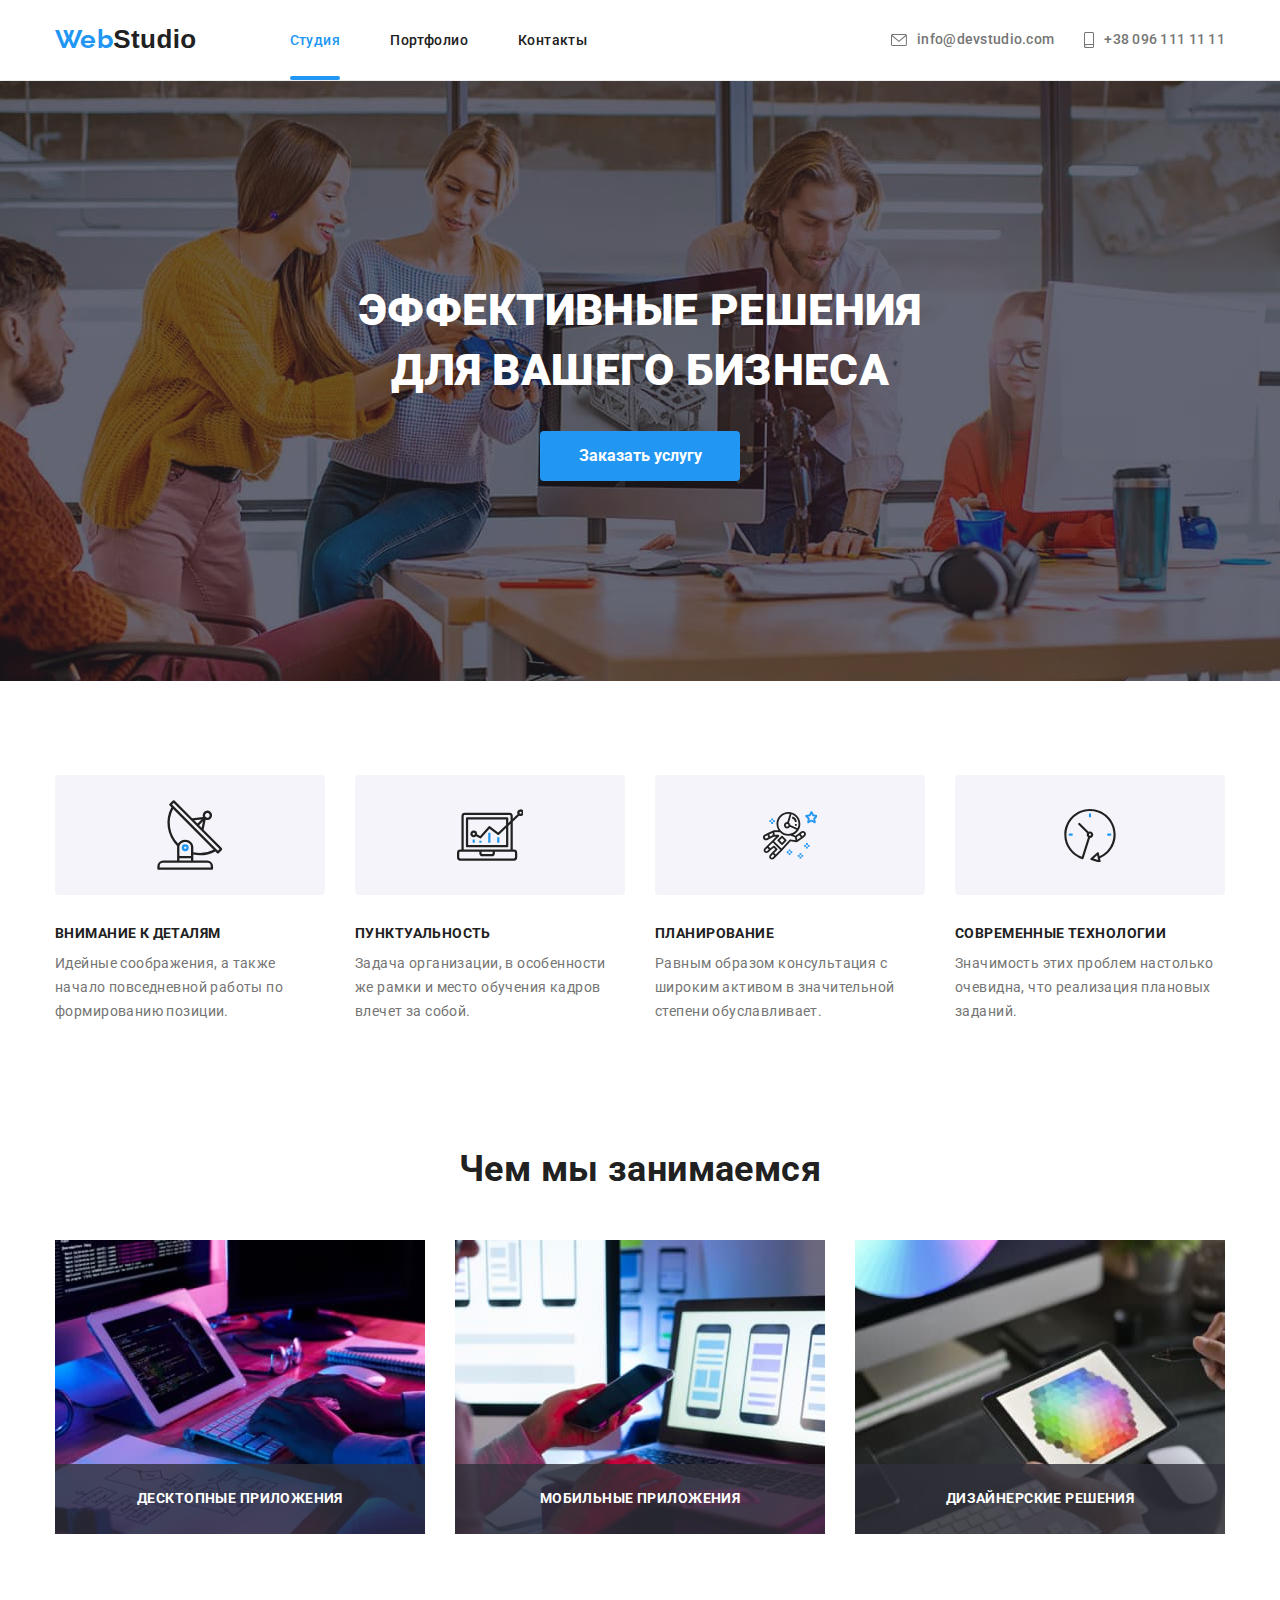
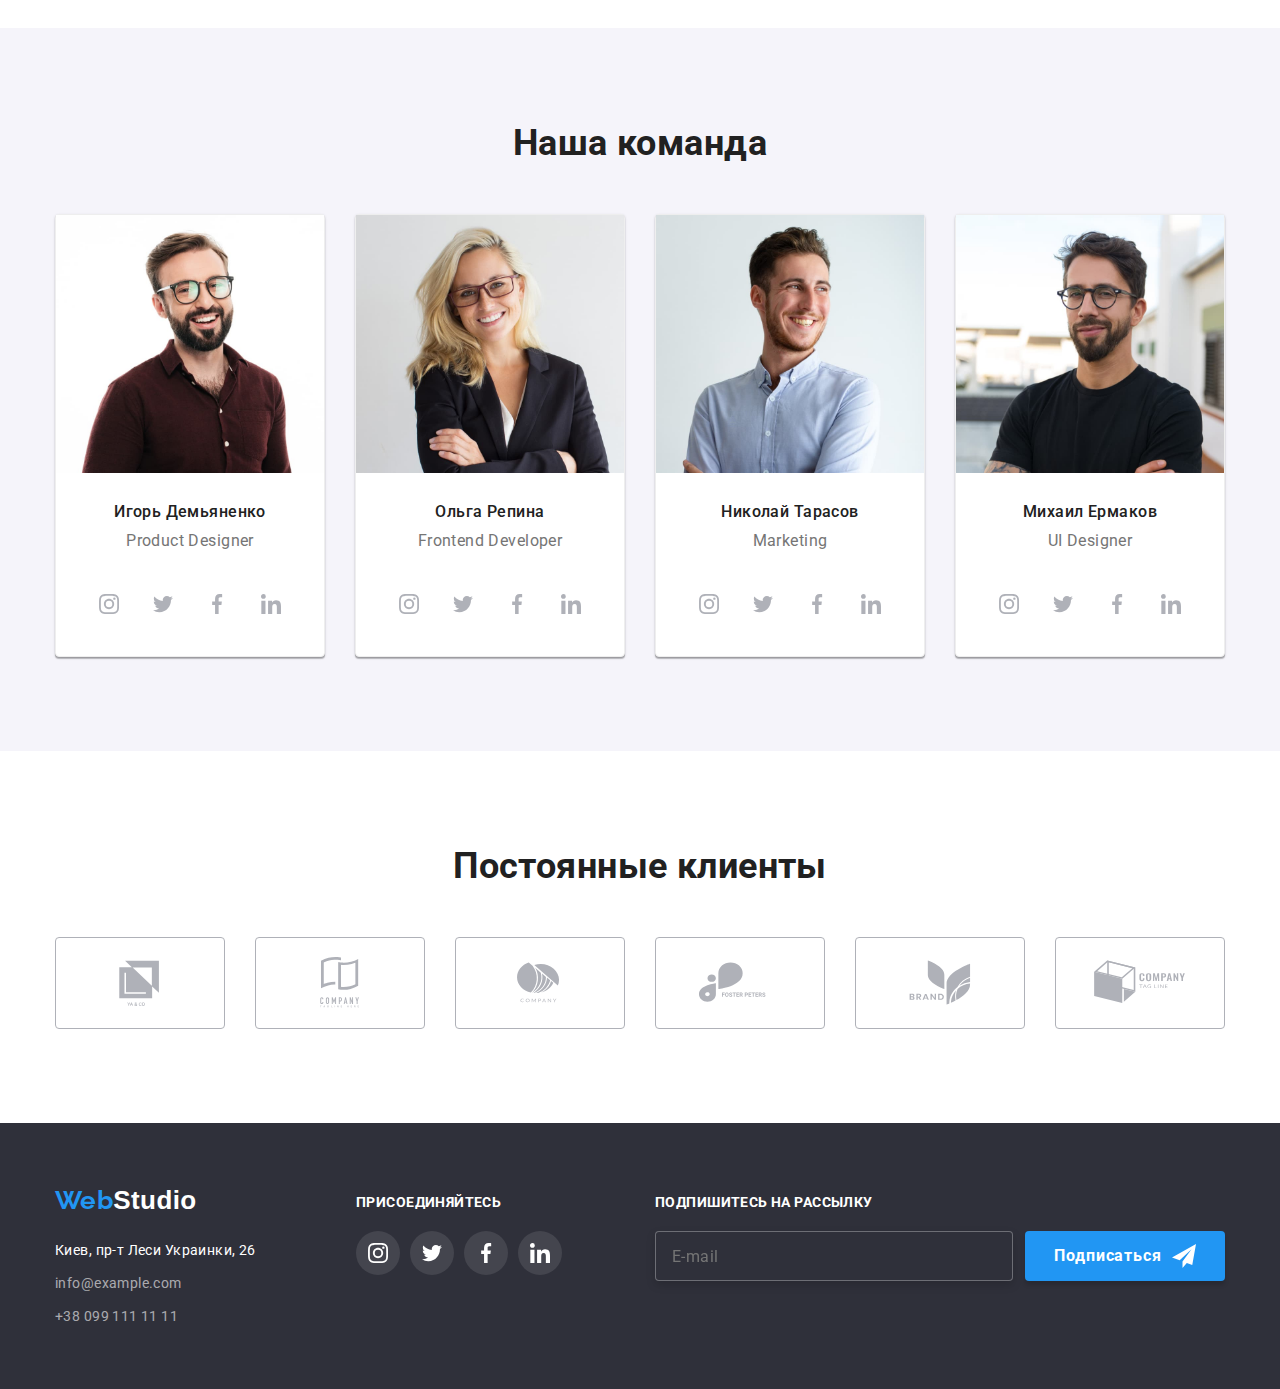
<file: index.html>
<!DOCTYPE html>
<html lang="ru">
<head>
    <meta charset="UTF-8">
    <meta http-equiv="X-UA-Compatible" content="IE=edge">
    <meta name="viewport" content="width=device-width, initial-scale=1.0" />
    <title>WebStudio</title>
    <link rel="stylesheet" href="https://cdnjs.cloudflare.com/ajax/libs/modern-normalize/1.0.0/modern-normalize.min.css">
    <link rel="stylesheet" href="./css/main.min.css" />
    <link rel="preconnect" href="https://fonts.googleapis.com">
    <link rel="preconnect" href="https://fonts.gstatic.com" crossorigin>
    <link href="https://fonts.googleapis.com/css2?family=Raleway:wght@700&family=Roboto:wght@400;500;700;900&display=swap"
        rel="stylesheet">
</head>
<body>
    <!--Шапка сайта-->
    <header class="page-header">
        <div class="container main-nav">
        <nav class="main-nav">
              <div class="main-nav__content">
            <a href="./index.html" class="logo">Web<span class="logo__item">Studio</span></a>
            <button type="button" class="menu-button is-open" aria-expanded="false" 
            aria-controls="menu-container" data-menu-button>
                <svg width="40" height="40" aria-label="Переключатель мобильного меню">
                    <use class="menu-button__icon-menu" href="./images/symbol-defs-2.svg#icon-menu"></use>
                    <use class="menu-button__icon-closemenu" href="./images/symbol-defs-2.svg#icon-closemenu"></use>
                </svg>
            </button>
                </div>
            <div class="menu-container" id="menu-container" data-menu>
                <div class="navigation">
                <ul class="menu list">
                    <li class="menu__item"><a href="./index.html" class="menu__link current">Студия</a></li>
                    <li class="menu__item"><a href="./portfolio.html" class="menu__link">Портфолио</a></li>
                    <li class="menu__item"><a href="" class="menu__link">Контакты</a></li>
                </ul>
               <div class="contacts">
                    <a href="tel:+380961111111" class="menu-contacts__link-tel">+38 096 111 11 11</a>
                    <a href="mainto:info@devstudio.com" class="menu-contacts__link-mail">info@devstudio.com</a>
                <ul class="menu-network list">
                    <li class="menu-network__item link">
                        <a href="" aria-label="Instagram" class="menu-network__link">Instagram</a>
                    </li>
                    <li class="menu-network__item link">
                        <a href="" aria-label="Twitter" class="menu-network__link">Twitter</a>
                    </li>
                    <li class="menu-network__item link">
                        <a href="" aria-label="Facebook" class="menu-network__link">Facebook</a>
                    </li>
                    <li class="menu-network__item link">
                        <a href="" aria-label="LinkedIn" class="menu-network__link">LinkedIn</a>
                    </li>
                </ul>
                </div>
            </div>
            <ul class="site-nav list">
                <li class="site-nav__item"><a href="./index.html" class="site-nav__link current">Студия</a></li>
                <li class="site-nav__item"><a href="./portfolio.html" class="site-nav__link">Портфолио</a></li>
                <li class="site-nav__item"><a href="" class="site-nav__link">Контакты</a></li>
            </ul>
        </nav>
            <ul class="auth-nav list">
                <li class="auth-nav__item link">
                    <a href="mainto:info@devstudio.com" class="auth-nav__link">
                       <svg class="auth-nav__icon-mail" width="16" height="12">
                           <use href="./images/symbol-defs-2.svg#icon-mail"></use>
                       </svg>info@devstudio.com</a>
                </li>
                <li class="auth-nav__item link">
                    <a href="tel:+380961111111" class="auth-nav__link">
                        <svg class="auth-nav__icon-tel" width="10" height="16">
                            <use href="./images/symbol-defs-2.svg#icon-smartphone"></use>
                        </svg>+38 096 111 11 11</a>
                </li>
            </ul>
        </div>
    </header>
    <main>
        <!-- Герой-->
    <div>
        <section class="hero">
            <h1 class="hero__title">ЭФФЕКТИВНЫЕ РЕШЕНИЯ </br> ДЛЯ ВАШЕГО БИЗНЕСА</h1>
            <button type="button" class="hero__button" data-modal-open>Заказать услугу</button>
        </section>
    </div>
    <section class="section">
        <div class="container">
        <!--<h2 class="section-title">Преимущества</h2>-->
        <ul class="section-feature list">
            <li class="section-feature__item">
                <div class="item-feature">
                    <svg class="item-feature__icon" width="65.32" height="70">
                        <use href="./images/symbol-defs-2.svg#icon-vector"></use>
                    </svg>
                </div>
                <h3 class="section-feature__title">ВНИМАНИЕ К ДЕТАЛЯМ</h3>
                <p class="section-feature__text">Идейные соображения, а также начало повседневной работы по формированию позиции.</p> 
            </li>
            <li class="section-feature__item">
                <div class="item-feature">
                    <svg class="item-feature__icon" width="66.96" height="70">
                        <use href="./images/symbol-defs-2.svg#icon-diagram"></use>
                    </svg>
                </div>
                <h3 class="section-feature__title">ПУНКТУАЛЬНОСТЬ</h3>
                <p class="section-feature__text">Задача организации, в особенности же рамки и место обучения кадров влечет за собой.</p>
            </li>
            <li class="section-feature__item">
                <div class="item-feature">
                    <svg class="item-feature__icon" width="54.83" height="60.66">
                        <use href="./images/symbol-defs-2.svg#icon-astronaut"></use>
                    </svg>
                </div>
                <h3 class="section-feature__title">ПЛАНИРОВАНИЕ</h3>
                <p class="section-feature__text">Равным образом консультация с широким активом в значительной степени обуславливает.</p>
            </li>
            <li class="section-feature__item">
                <div class="item-feature">
                    <svg class="item-feature__icon" width="70" height="53.69">
                        <use href="./images/symbol-defs-2.svg#icon-clock"></use>
                    </svg>
                </div>
                <h3 class="section-feature__title">СОВРЕМЕННЫЕ ТЕХНОЛОГИИ</h3>
                <p class="section-feature__text">Значимость этих проблем настолько очевидна, что реализация плановых заданий.</p>
            </li>
        </ul>
        </div>
    </section>
    <section class="section doing">
        <div class="container">
        <h2 class="section__title">Чем мы занимаемся</h2>
        <ul class="section-works list">
            <li class="section-works__item">
                <div class="section-works__label">
                <img src="./images/box1.jpg" alt="Рабочая область" width="370" height="294">
                <p class="section-works__text">ДЕСКТОПНЫЕ ПРИЛОЖЕНИЯ</p>
                </div>
            </li>
            <li class="section-works__item">
                <div class="section-works__label">
                <img src="./images/box2.jpg" alt="Ноутбук" width="370" height="294">
                <p class="section-works__text">МОБИЛЬНЫЕ ПРИЛОЖЕНИЯ</p>
                </div>            
            </li>
            <li class="section-works__item">
                <div class="section-works__label">
                <img src="./images/box3.jpg" alt="Планшет" width="370" height="294">
                <p class="section-works__text">ДИЗАЙНЕРСКИЕ РЕШЕНИЯ</p>
                </div>            
            </li>
        </ul>
        </div>
    </section>
    <section class="section ours-team">
        <div class="container">
        <h2 class="section__title">Наша команда</h2>
        <ul class="section-team list">
            <li class="section-team__item">
                <img src="./images/img1.jpg" alt="Игорь" width="270" height="260">
                <div class="card-box">
                <h3 class="card-box__title">Игорь Демьяненко</h3>
                <p class="card-box__text">Product Designer</p>
                <ul class="icon list">
                    <li class="icon__item">
                        <a href="" class="icon__contact" aria-label="instagram">
                    <svg class="icons" width="20" height="20">
                        <use href="./images/symbol-defs-2.svg#icon-instagram"></use>
                    </svg>
                        </a>
                    </li>
                    <li class="icon__item">
                        <a href="" class="icon__contact" aria-label="twitter">
                            <svg class="icons" width="20" height="20">
                                <use href="./images/symbol-defs-2.svg#icon-twitter"></use>
                            </svg>
                        </a>
                    </li>
                    <li class="icon__item">
                        <a href="" class="icon__contact" aria-label="fasebook">
                            <svg class="icons" width="20" height="20">
                                <use href="./images/symbol-defs-2.svg#icon-facebook"></use>
                            </svg>
                        </a>
                    </li>
                    <li class="icon__item">
                        <a href="" class="icon__contact" aria-label="linkedin">
                            <svg class="icons" width="20" height="20">
                                <use href="./images/symbol-defs-2.svg#icon-linkedin"></use>
                            </svg>
                        </a>
                    </li>
                </ul>
                </div>
            </li>
            <li class="section-team__item">
                <img src="./images/img2.jpg" alt="Ольга" width="270" height="260">
                <div class="card-box">
                <h3 class="card-box__title">Ольга Репина</h3>
                <p class="card-box__text">Frontend Developer</p>
                <ul class="icon list">
                    <li class="icon__item">
                        <a href="" class="icon__contact" aria-label="instagram">
                            <svg class="icons" width="20" height="20">
                                <use href="./images/symbol-defs-2.svg#icon-instagram"></use>
                            </svg>
                        </a>
                    </li>
                    <li class="icon__item">
                        <a href="" class="icon__contact" aria-label="twitter">
                            <svg class="icons" width="20" height="20">
                                <use href="./images/symbol-defs-2.svg#icon-twitter"></use>
                            </svg>
                        </a>
                    </li>
                    <li class="icon__item">
                        <a href="" class="icon__contact" aria-label="fasebook">
                            <svg class="icons" width="20" height="20">
                                <use href="./images/symbol-defs-2.svg#icon-facebook"></use>
                            </svg>
                        </a>
                    </li>
                    <li class="icon__item">
                        <a href="" class="icon__contact" aria-label="linkedin">
                            <svg class="icons" width="20" height="20">
                                <use href="./images/symbol-defs-2.svg#icon-linkedin"></use>
                            </svg>
                        </a>
                    </li>
                </ul>
                </div>
            </li>
            <li class="section-team__item">
                <img src="./images/img3.jpg" alt="Николай" width="270" height="260">
                <div class="card-box">
                <h3 class="card-box__title">Николай Тарасов</h3>
                <p class="card-box__text">Marketing</p>
                <ul class="icon list">
                    <li class="icon__item">
                        <a href="" class="icon__contact" aria-label="instagram">
                            <svg class="icons" width="20" height="20">
                                <use href="./images/symbol-defs-2.svg#icon-instagram"></use>
                            </svg>
                        </a>
                    </li>
                    <li class="icon__item">
                        <a href="" class="icon__contact" aria-label="twitter">
                            <svg class="icons" width="20" height="20">
                                <use href="./images/symbol-defs-2.svg#icon-twitter"></use>
                            </svg>
                        </a>
                    </li>
                    <li class="icon__item">
                        <a href="" class="icon__contact" aria-label="fasebook">
                            <svg class="icons" width="20" height="20">
                                <use href="./images/symbol-defs-2.svg#icon-facebook"></use>
                            </svg>
                        </a>
                    </li>
                    <li class="icon__item">
                        <a href="" class="icon__contact" aria-label="linkedin">
                            <svg class="icons" width="20" height="20">
                                <use href="./images/symbol-defs-2.svg#icon-linkedin"></use>
                            </svg>
                        </a>
                    </li>
                </ul>
                </div>
            </li>
            <li class="section-team__item">
                <img src="./images/img4.jpg" alt="Михаил" width="270" height="260">
                <div class="card-box">
                    <h3 class="card-box__title">Михаил Ермаков</h3>
                    <p class="card-box__text">UI Designer</p>
                <ul class="icon list">
                    <li class="icon__item">
                        <a href="" class="icon__contact" aria-label="instagram">
                            <svg class="icons" width="20" height="20">
                                <use href="./images/symbol-defs-2.svg#icon-instagram"></use>
                            </svg>
                        </a>
                    </li>
                    <li class="icon__item">
                        <a href="" class="icon__contact" aria-label="twitter">
                            <svg class="icons" width="20" height="20">
                                <use href="./images/symbol-defs-2.svg#icon-twitter"></use>
                            </svg>
                        </a>
                    </li>
                    <li class="icon__item">
                        <a href="" class="icon__contact" aria-label="fasebook">
                            <svg class="icons" width="20" height="20">
                                <use href="./images/symbol-defs-2.svg#icon-facebook"></use>
                            </svg>
                        </a>
                    </li>
                    <li class="icon__item">
                        <a href="" class="icon__contact" aria-label="linkedin">
                            <svg class="icons" width="20" height="20">
                                <use href="./images/symbol-defs-2.svg#icon-linkedin"></use>
                            </svg>
                        </a>
                    </li>
                </ul>
                </div>
            </li>
        </ul>
        </div>
    </section>

    <section class="section">
        <div class="container"> 
        <h2 class="section__title">Постоянные клиенты</h2>
            <ul class="section-cliens list">
                <li class="section-cliens__item">
                <a href="" class="cliens">
                    <svg class="cliens__icon" width="106" height="60">
                        <use href="./images/symbol-defs-2.svg#icon-Logo1"></use>
                    </svg>
                </a>
                </li>
                <li class="section-cliens__item">
                <a href="" class="cliens">
                    <svg class="cliens__icon" width="106" height="60">
                        <use href="./images/symbol-defs-2.svg#icon-Logo2"></use>
                    </svg>
                </a>
                </il>
                <li class="section-cliens__item">
                <a href="" class="cliens">
                    <svg class="cliens__icon" width="106" height="60">
                        <use href="./images/symbol-defs-2.svg#icon-Logo3"></use>
                    </svg>
                </a>
                </li>
                <li class="section-cliens__item">
                <a href="" class="cliens">
                    <svg class="cliens__icon" width="106" height="60">
                        <use href="./images/symbol-defs-2.svg#icon-Logo4"></use>
                    </svg>
                </a>
                </li>
                <li class="section-cliens__item">
                <a href="" class="cliens">
                    <svg class="cliens__icon" width="106" height="60">
                        <use href="./images/symbol-defs-2.svg#icon-Logo5"></use>
                    </svg>
                </a>
                </li>
                <li class="section-cliens__item">
                <a href="" class="cliens">
                    <svg class="cliens__icon" width="106" height="60">
                        <use href="./images/symbol-defs-2.svg#icon-Logo6"></use>
                    </svg>
                </a>
                </li>
            </ul>
        </div>
            </section>
</main>
<footer class="footer">
    <div class="container addres">
    <div class="container__addres">
        <div class="footer-logo">
        <a href="./index.html" class="logo">Web<span class="logo__items">Studio</span></a>
        </div>
    <address>
        <ul class="contact-address list">
            <li class="contact-address__item">Киев, пр-т Леси Украинки, 26</li>
            <li class="contact-address__item"><a href="mainto:info@example.com" class="address">info@example.com</a></li>
            <li class="contact-address__item"><a href="tel:+380991111111" class="address">+38 099 111 11 11</a></li>
        </ul>
    </address>
    </div>
    <div class="sotial">
    <p class="sotial__text">ПРИСОЕДИНЯЙТЕСЬ</p>
    <ul class="icon list">
        <li class="icon__item">
        <a href="" class="icon__contact-footer" aria-label="instagram">
            <svg class="icons" width="20" height="20">
                <use href="./images/symbol-defs-2.svg#icon-instagram"></use>
            </svg>
        </a>
        </li>
        <li class="icon__item">
        <a href="" class="icon__contact-footer" aria-label="twitter">
            <svg class="icons" width="20" height="20">
                <use href="./images/symbol-defs-2.svg#icon-twitter"></use>
            </svg>
        </a>
        </li>
        <li class="icon__item">
        <a href="" class="icon__contact-footer" aria-label="fasebook">
            <svg class="icons" width="20" height="20">
                <use href="./images/symbol-defs-2.svg#icon-facebook"></use>
            </svg>
        </a>
        </li>
        <li class="icon__item">
        <a href="" class="icon__contact-footer" aria-label="linkedin">
            <svg class="icons" width="20" height="20">
                <use href="./images/symbol-defs-2.svg#icon-linkedin"></use>
            </svg>
        </a>
        </li>
    </ul>
    </div>
<!--Подписка-->
<div class="subscribe">
    <h2 class="input__text">ПОДПИШИТЕСЬ НА РАССЫЛКУ</h2>
    <form class="form-subscribe">
        <label for="email">
        <input type="email" name="email" id="email" class="input-subscribe" placeholder="E-mail" />
        </label>
        <div class="input-button">
            <button type="submit" class="button-subscribe">Подписаться
                <svg class="button-subscribe__icon-send" width="24" height="24">
                    <use href="./images/symbol-defs-2.svg#icon-icon-send"></use>
                </svg>
            </button>
        </div> 
    </form>
</div>  
</div>
</footer>

<!--Модальне вікно-->

<div class="backdrop is-hidden" data-modal>
    <div class="modal">
       <button type="button" class="button-modal" data-modal-close>
       <svg class="button-modal__icon" width="11" height="11">
            <use href="./images/symbol-defs-2.svg#icon-icon"></use>
       </svg>
       </button>
           <h2 class="modal__text">Оставьте свои данные, мы вам перезвоним</h2>
           <form class="field">
           <div class="form-field">
           <label for="username" class="form-field__label">
            Имя
            <input class="form-field__input" type="text" name="username" id="username" autofocus required />
            <svg class="form-field__icon" width="18" height="18">
                <use href="./images/symbol-defs-2.svg#icon-person-black"></use>
            </svg>
           </label>
           </div>

           <div class="form-field">
           <label for="phone-number" class="form-field__label">
            Телефон
            <input class="form-field__input" type="tel" name="phone-number" id="phone-number" pattern="[0-9](10)" title="0971111111" required />
            <svg class="form-field__icon" width="18" height="18">
                <use href="./images/symbol-defs-2.svg#icon-phone-black"></use>
            </svg>
           </label>
           </div>
           
           <div class="form-field">
           <label for="email" class="form-field__label">
            Почта
            <input class="form-field__input" type="email" name="email" id="email" />
            <svg class="form-field__icon" width="18" height="18">
                <use href="./images/symbol-defs-2.svg#icon-email-black"></use>
            </svg>
           </label>
           </div>

           <div class="form-field">
           <label for="feedback" class="form-field__label">
            Комментарий
            <textarea class="form-field__feedback" name="feedback" id="feedback" placeholder="Введите текст"></textarea>
           </label>
           </div>

            <label for="checkbox" class="form-field__label-check">          
            <input type="checkbox" class="form-field__input-check" id="checkbox" name="checkbox">
            <svg class="form-field__icon-box" width="16" height="15">
                <use href="./images/symbol-defs-2.svg#icon-send"></use>
            </svg>
            Соглашаюсь с рассылкой и принимаю&nbsp;<a class="form-field__check-contract" href="#">Условия договора</a>
            </label>

          <button type="submit" class="button-submit">Отправить</button>
        </form>
        </div>
</div>

<script src="./js/modal.js"></script>
<script src="./js/mobile-menu.js"></script>
</body>
</html>
</file>
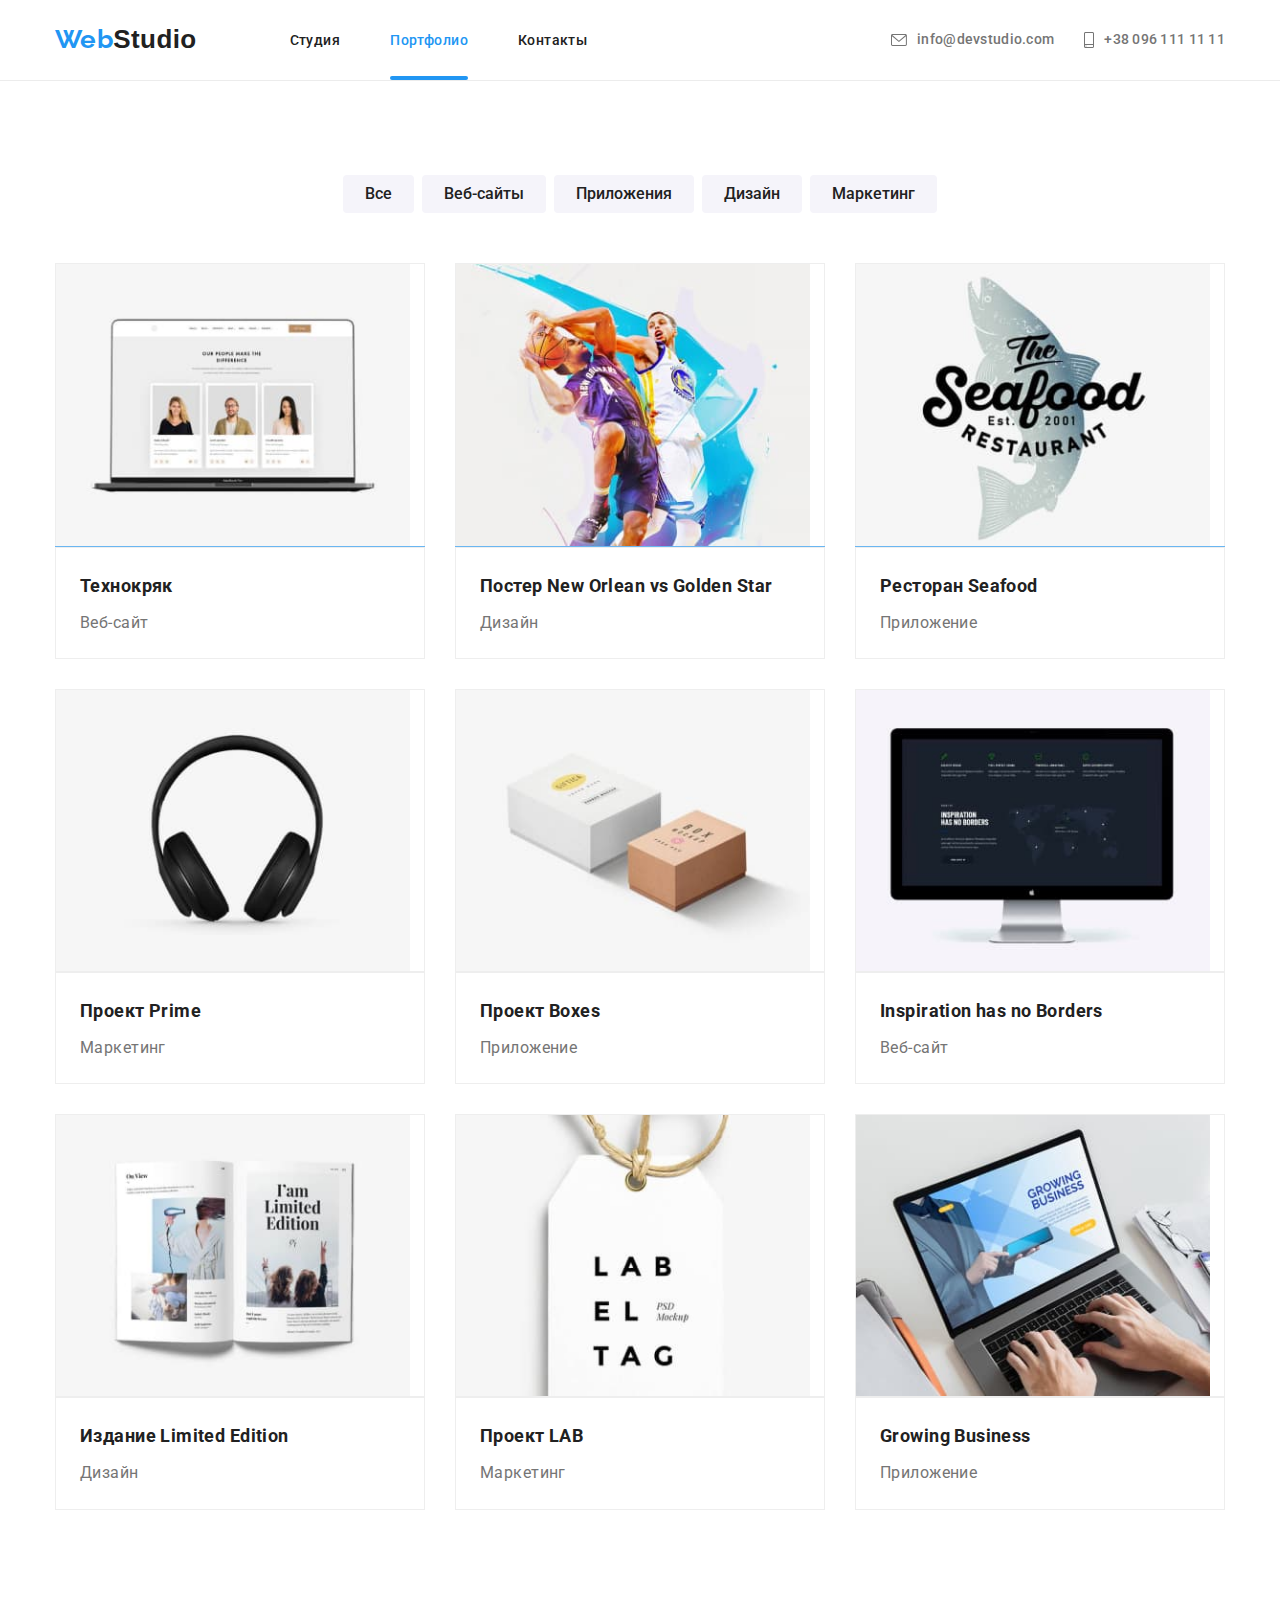
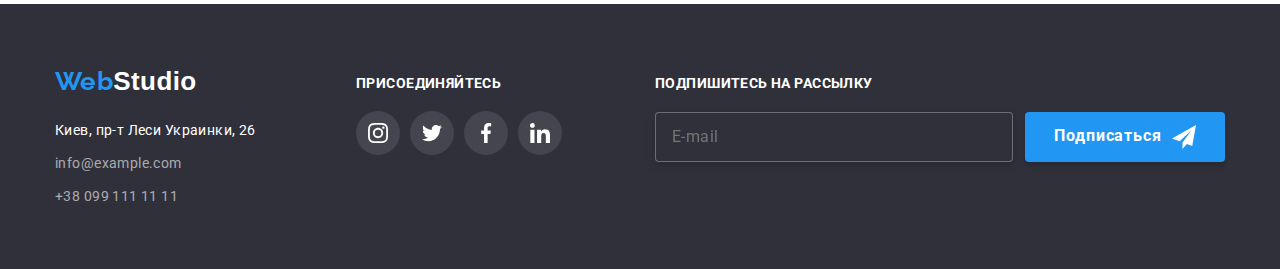
<file: portfolio.html>
<!DOCTYPE html>
<html lang="ru">

<head>
    <meta charset="UTF-8">
    <meta http-equiv="X-UA-Compatible" content="IE=edge">
    <meta name="viewport" content="width=device-width, initial-scale=1.0">
    <title>WebStudio</title>
    <link rel="stylesheet" href="https://cdnjs.cloudflare.com/ajax/libs/modern-normalize/1.0.0/modern-normalize.min.css">
    <link rel="stylesheet" href="./css/main.min.css" />
    <link rel="preconnect" href="https://fonts.googleapis.com">
    <link rel="preconnect" href="https://fonts.gstatic.com" crossorigin>
    <link href="https://fonts.googleapis.com/css2?family=Raleway:wght@700&family=Roboto:wght@400;500;700;900&display=swap"
        rel="stylesheet">
</head>

<body>
    <!--Шапка сайта-->
    <header class="page-header">
        <div class="container main-nav">
        <nav class="main-nav">
              <div class="main-nav__content">
            <a href="./index.html" class="logo">Web<span class="logo__item">Studio</span></a>
            <button type="button" class="menu-button is-open" aria-expanded="false" 
            aria-controls="menu-container" data-menu-button>
                <svg width="40" height="40" aria-label="Переключатель мобильного меню">
                    <use class="menu-button__icon-menu" href="./images/symbol-defs-2.svg#icon-menu"></use>
                    <use class="menu-button__icon-closemenu" href="./images/symbol-defs-2.svg#icon-closemenu"></use>
                </svg>
            </button>
                </div>
            <div class="menu-container" id="menu-container" data-menu>
                <div class="navigation">
                <ul class="menu list">
                    <li class="menu__item"><a href="./index.html" class="menu__link">Студия</a></li>
                    <li class="menu__item"><a href="./portfolio.html" class="menu__link current">Портфолио</a></li>
                    <li class="menu__item"><a href="" class="menu__link">Контакты</a></li>
                </ul>
               <div class="contacts">
                    <a href="tel:+380961111111" class="menu-contacts__link-tel">+38 096 111 11 11</a>
                    <a href="mainto:info@devstudio.com" class="menu-contacts__link-mail">info@devstudio.com</a>
                <ul class="menu-network list">
                    <li class="menu-network__item link">
                        <a href="" aria-label="Instagram" class="menu-network__link">Instagram</a>
                    </li>
                    <li class="menu-network__item link">
                        <a href="" aria-label="Twitter" class="menu-network__link">Twitter</a>
                    </li>
                    <li class="menu-network__item link">
                        <a href="" aria-label="Facebook" class="menu-network__link">Facebook</a>
                    </li>
                    <li class="menu-network__item link">
                        <a href="" aria-label="LinkedIn" class="menu-network__link">LinkedIn</a>
                    </li>
                </ul>
                </div>
            </div>
            <ul class="site-nav list">
                <li class="site-nav__item"><a href="./index.html" class="site-nav__link">Студия</a></li>
                <li class="site-nav__item"><a href="./portfolio.html" class="site-nav__link current">Портфолио</a></li>
                <li class="site-nav__item"><a href="" class="site-nav__link">Контакты</a></li>
            </ul>
        </nav>
            <ul class="auth-nav list">
                <li class="auth-nav__item link">
                    <a href="mainto:info@devstudio.com" class="auth-nav__link">
                       <svg class="auth-nav__icon-mail" width="16" height="12">
                           <use href="./images/symbol-defs-2.svg#icon-mail"></use>
                       </svg>info@devstudio.com</a>
                </li>
                <li class="auth-nav__item link">
                    <a href="tel:+380961111111" class="auth-nav__link">
                        <svg class="auth-nav__icon-tel" width="10" height="16">
                            <use href="./images/symbol-defs-2.svg#icon-smartphone"></use>
                        </svg>+38 096 111 11 11</a>
                </li>
            </ul>
        </div>
    </header>

    <main>
        <section class="section">
            <div class="container">
            <ul class="section-button list">
                <li class="section-button__item"><button type="button" class="button-second">Все</button></li>
                <li class="section-button__item"><button type="button" class="button-second">Веб-сайты</button></li>
                <li class="section-button__item"><button type="button" class="button-second">Приложения</button></li>
                <li class="section-button__item"><button type="button" class="button-second">Дизайн</button>
                <li class="section-button__item"><button type="button" class="button-second">Маркетинг</button></li>
            </ul>
            </div>
            <div class="container">
            <ul class="portfolio-work list">
                <li class="portfolio-work__item">
                        <div class="overlay">
                        <a href="" class="portfolio"><img src="./images/imgp.jpg" alt="Ноутбук" width="370" height="294">
                        <p class="portfolio__title">Технокряк это современная площадка распространения коронавируса. Компании используют эту платформу для цифрового
                        шпионажа и атак на защищённые сервера конкурентов.</p>
                        </div>
                    <div class="card-content">
                        <h3 class="card-content__title">Технокряк</h3>
                        <p class="card-content__text">Веб-сайт</p>
                    </div>
                </a>
                </li>
                <li class="portfolio-work__item">
                    <div class="overlay">
                    <a href="" class="portfolio"><img src="./images/imgpo.jpg" alt="Баскетбол" width="370" height="294">
                        <p class="portfolio__title">Технокряк это современная площадка распространения коронавируса. Компании используют эту платформу
                        для цифрового шпионажа и атак на защищённые сервера конкурентов.</p>
                        </div>
                        <div class="card-content">
                        <h3 class="card-content__title">Постер New Orlean vs Golden Star</h3>
                        <p class="card-content__text">Дизайн</p>
                        </div>
                    </a>
                </li>
                <li class="portfolio-work__item">
                    <div class="overlay">                  
                    <a href="" class="portfolio"><img src="./images/imgpor.jpg" alt="Название ресторана" width="370" height="294">
                        <p class="portfolio__title">Технокряк это современная площадка распространения коронавируса. Компании используют эту платформу
                        для цифрового шпионажа и атак на защищённые сервера конкурентов.</p>
                        </div>
                        <div class="card-content">
                        <h3 class="card-content__title">Ресторан Seafood</h3>
                        <p class="card-content__text">Приложение</p>
                        </div>
                    </a>
                </li>
                <li class="portfolio-work__item">
                    <div class="overlay">
                    <a href="" class="portfolio"><img src="./images/imgport.jpg" alt="Наушники" width="370" height="294">
                        <p class="portfolio__title">Технокряк это современная площадка распространения коронавируса. Компании используют эту платформу
                        для цифрового шпионажа и атак на защищённые сервера конкурентов.</p>
                        </div>
                        <div class="card-content">
                        <h3 class="card-content__title">Проект Prime</h3>
                        <p class="card-content__text">Маркетинг</p>
                        </div>
                    </a>
                </li>
                <li class="portfolio-work__item">
                    <div class="overlay">
                    <a href="" class="portfolio"><img src="./images/imgportf.jpg" alt="Коробки" width="370" height="294">
                        <p class="portfolio__title">Технокряк это современная площадка распространения коронавируса. Компании используют эту платформу
                        для цифрового шпионажа и атак на защищённые сервера конкурентов.</p>
                        </div>
                        <div class="card-content">
                        <h3 class="card-content__title">Проект Boxes</h3>
                        <p class="card-content__text">Приложение</p>
                        </div>
                    </a>
                </li>
                <li class="portfolio-work__item">
                    <div class="overlay">
                    <a href="" class="portfolio"><img src="./images/imgportfo.jpg" alt="Екран компа" width="370" height="294">
                        <p class="portfolio__title">Технокряк это современная площадка распространения коронавируса. Компании используют эту платформу
                        для цифрового шпионажа и атак на защищённые сервера конкурентов.</p>
                        </div>
                        <div class="card-content">
                        <h3 class="card-content__title">Inspiration has no Borders</h3>
                        <p class="card-content__text">Веб-сайт</p>
                        </div>
                    </a>
                </li>
                <li class="portfolio-work__item">
                    <div class="overlay">
                    <a href="" class="portfolio"><img src="./images/imgportfol.jpg" alt="Журнал" width="370" height="294">
                        <p class="portfolio__title">Технокряк это современная площадка распространения коронавируса. Компании используют эту платформу
                        для цифрового шпионажа и атак на защищённые сервера конкурентов.</p>
                        </div>
                        <div class="card-content">
                        <h3 class="card-content__title">Издание Limited Edition</h3>
                        <p class="card-content__text">Дизайн</p>
                        </div>
                    </a>
                </li>
                <li class="portfolio-work__item">
                    <div class="overlay">
                    <a href="" class="portfolio"><img src="./images/imgportfoli.jpg" alt="Емблема" width="370" height="294">
                        <p class="portfolio__title">Технокряк это современная площадка распространения коронавируса. Компании используют эту платформу
                        для цифрового шпионажа и атак на защищённые сервера конкурентов.</p>
                        </div>
                        <div class="card-content">
                        <h3 class="card-content__title">Проект LAB</h3>
                        <p class="card-content__text">Маркетинг</p>
                        </div>
                    </a>
                </li>
                <li class="portfolio-work__item">
                    <div class="overlay">
                    <a href="" class="portfolio"><img src="./images/imgportfolio.jpg" alt="Работа за ноутом" width="370" height="294">
                        <p class="portfolio__title">Технокряк это современная площадка распространения коронавируса. Компании используют эту платформу
                        для цифрового шпионажа и атак на защищённые сервера конкурентов.</p>
                        </div>
                        <div class="card-content">
                        <h3 class="card-content__title">Growing Business</h3>
                        <p class="card-content__text">Приложение</p>
                        </div>
                    </a>
                </li>
            </ul>
            </div>
        </section>
    </main>
    <footer class="footer">
        <div class="container addres">
        <div class="addres-sotial">    
        <div class="container__addres">
            <div class="footer-logo">
            <a href="./index.html" class="logo">Web<span class="logo__items">Studio</span></a>
            </div>
        <address>
            <ul class="contact-address list">
                <li class="contact-address__item">Киев, пр-т Леси Украинки, 26</li>
                <li class="contact-address__item"><a href="mainto:info@example.com" class="address">info@example.com</a></li>
                <li class="contact-address__item"><a href="tel:+380991111111" class="address">+38 099 111 11 11</a></li>
            </ul>
        </address>
        </div>
        <div class="sotial">
        <p class="sotial__text">ПРИСОЕДИНЯЙТЕСЬ</p>
        <ul class="icon list">
            <li class="icon__item">
            <a href="" class="icon__contact-footer" aria-label="instagram">
                <svg class="icons" width="20" height="20">
                    <use href="./images/symbol-defs-2.svg#icon-instagram"></use>
                </svg>
            </a>
            </li>
            <li class="icon__item">
            <a href="" class="icon__contact-footer" aria-label="twitter">
                <svg class="icons" width="20" height="20">
                    <use href="./images/symbol-defs-2.svg#icon-twitter"></use>
                </svg>
            </a>
            </li>
            <li class="icon__item">
            <a href="" class="icon__contact-footer" aria-label="fasebook">
                <svg class="icons" width="20" height="20">
                    <use href="./images/symbol-defs-2.svg#icon-facebook"></use>
                </svg>
            </a>
            </li>
            <li class="icon__item">
            <a href="" class="icon__contact-footer" aria-label="linkedin">
                <svg class="icons" width="20" height="20">
                    <use href="./images/symbol-defs-2.svg#icon-linkedin"></use>
                </svg>
            </a>
            </li>
        </ul>
        </div>
        </div>
                <!--Подписка-->
        <div class="subscribe">
            <h2 class="input__text">ПОДПИШИТЕСЬ НА РАССЫЛКУ</h2>
            <form class="form-subscribe">
                <label for="email">
                    <input type="email" name="email" id="email" class="input-subscribe" placeholder="E-mail" />
                </label>
                <div class="input-button">
                    <button type="submit" class="button-subscribe">Подписаться
                        <svg class="button-subscribe__icon-send" width="24" height="24">
                            <use href="./images/symbol-defs-2.svg#icon-icon-send"></use>
                        </svg>
                    </button>
                </div>
            </form>
        </div>
    </div>
</footer>

</body>

</html>
</file>
<file: css/main.min.css>
.container{padding-left:15px;padding-right:15px;margin-left:auto;margin-right:auto}@media screen and (max-width: 767px){.container{width:480px}}@media screen and (min-width: 768px){.container{width:768px}}@media screen and (min-width: 1200px){.container{width:1200px}}@media screen and (max-width: 767px){.section{padding-top:60px;padding-bottom:60px}.section:nth-child(2){padding-bottom:0px}}@media screen and (min-width: 768px){.section{padding-top:60px;padding-bottom:60px}}@media screen and (min-width: 1200px){.section{padding-top:94px;padding-bottom:94px}.section:nth-child(2){padding-bottom:0px}}body{background-color:#fff;color:#757575;font-family:Roboto, sans-serif;font-size:14px;line-height:1.71;font-weight:400;letter-spacing:0.42px}.body.modal-open{overflow:hidden}.list{padding:0px;margin:0px;list-style:none;font-style:normal}img{display:block;max-width:100%;height:auto}svg{display:block;max-width:100%;height:auto}@media screen and (max-width: 767px){.auth-nav.list{width:100%;display:none}}@media screen and (min-width: 768px){.auth-nav.list{display:-webkit-box;display:-webkit-flex;display:-ms-flexbox;display:flex;-webkit-box-orient:vertical;-webkit-box-direction:normal;-webkit-flex-direction:column;-ms-flex-direction:column;flex-direction:column;margin-left:auto;padding-top:21px;padding-bottom:21px}}@media screen and (min-width: 1200px){.auth-nav.list{display:-webkit-box;display:-webkit-flex;display:-ms-flexbox;display:flex;-webkit-box-orient:horizontal;-webkit-box-direction:normal;-webkit-flex-direction:row;-ms-flex-direction:row;flex-direction:row;margin-left:auto;padding-top:32px;padding-bottom:32px}}@media screen and (min-width: 678px){.auth-nav__link{display:-webkit-box;display:-webkit-flex;display:-ms-flexbox;display:flex;-webkit-box-align:center;-webkit-align-items:center;-ms-flex-align:center;align-items:center;color:#757575;fill:#757575;text-decoration:none;cursor:pointer;font-size:12px;line-height:1.17;font-weight:500;font-style:normal;letter-spacing:0.02em;-webkit-transition:color 250ms cubic-bezier(0.4, 0, 0.2, 1);-o-transition:color 250ms cubic-bezier(0.4, 0, 0.2, 1);transition:color 250ms cubic-bezier(0.4, 0, 0.2, 1)}.auth-nav__link:hover,.auth-nav__link:focus{color:#2196f3;fill:#2196f3}}@media screen and (min-width: 1200px){.auth-nav__link{display:-webkit-box;display:-webkit-flex;display:-ms-flexbox;display:flex;-webkit-box-align:center;-webkit-align-items:center;-ms-flex-align:center;align-items:center;-webkit-box-pack:center;-webkit-justify-content:center;-ms-flex-pack:center;justify-content:center;color:#757575;fill:#757575;text-decoration:none;cursor:pointer;font-size:14px;line-height:1.14;font-weight:500;font-style:normal;letter-spacing:0.02em;-webkit-transition:color 250ms cubic-bezier(0.4, 0, 0.2, 1);-o-transition:color 250ms cubic-bezier(0.4, 0, 0.2, 1);transition:color 250ms cubic-bezier(0.4, 0, 0.2, 1)}.auth-nav__link:hover,.auth-nav__link:focus{color:#2196f3;fill:#2196f3}}@media screen and (min-width: 1200px){.auth-nav__item+.auth-nav__item{margin-left:30px}}@media screen and (min-width: 768px){.auth-nav__item:first-child{margin-bottom:10px}}@media screen and (min-width: 1200px){.auth-nav__item:first-child{margin-bottom:0px}}.auth-nav__icon-mail:first-child{margin-right:10px}.auth-nav__icon-tel:first-child{margin-right:10px}@media screen and (min-width: 678px){.auth-nav__icon-mail{width:14px;height:10px}}@media screen and (min-width: 1200px){.auth-nav__icon-mail{width:16px;height:12px}}@media screen and (min-width: 678px){.auth-nav__icon-tel{width:10px;height:14px}}@media screen and (min-width: 1200px){.auth-nav__icon-tel{width:10px;height:16px}}.hero__button{display:inline-block;-webkit-border-radius:4px;border-radius:4px;padding:10px 32px;min-width:200px;border:0px solid transparent;color:#fff;background-color:#2196f3;cursor:pointer;font-family:inherit;font-size:16px;line-height:1.88;font-weight:700;text-align:center}@media screen and (max-width: 767px){.button-second{display:inline-block;-webkit-border-radius:4px;border-radius:4px;padding:6px 22px;border:0px solid transparent;color:#212121;background-color:#f5f4fa;cursor:pointer;font-family:inherit;font-size:16px;line-height:1.63;font-weight:500;-webkit-transition:color 250ms cubic-bezier(0.4, 0, 0.2, 1),background-color 250ms cubic-bezier(0.4, 0, 0.2, 1),-webkit-box-shadow 250ms cubic-bezier(0.4, 0, 0.2, 1);transition:color 250ms cubic-bezier(0.4, 0, 0.2, 1),background-color 250ms cubic-bezier(0.4, 0, 0.2, 1),-webkit-box-shadow 250ms cubic-bezier(0.4, 0, 0.2, 1);-o-transition:color 250ms cubic-bezier(0.4, 0, 0.2, 1),background-color 250ms cubic-bezier(0.4, 0, 0.2, 1),box-shadow 250ms cubic-bezier(0.4, 0, 0.2, 1);transition:color 250ms cubic-bezier(0.4, 0, 0.2, 1),background-color 250ms cubic-bezier(0.4, 0, 0.2, 1),box-shadow 250ms cubic-bezier(0.4, 0, 0.2, 1);transition:color 250ms cubic-bezier(0.4, 0, 0.2, 1),background-color 250ms cubic-bezier(0.4, 0, 0.2, 1),box-shadow 250ms cubic-bezier(0.4, 0, 0.2, 1),-webkit-box-shadow 250ms cubic-bezier(0.4, 0, 0.2, 1)}.button-second:hover,.button-second:focus{-webkit-box-shadow:0px 1px 1px rgba(0,0,0,0.12),0px 4px 4px rgba(0,0,0,0.06),1px 4px 6px rgba(0,0,0,0.16);box-shadow:0px 1px 1px rgba(0,0,0,0.12),0px 4px 4px rgba(0,0,0,0.06),1px 4px 6px rgba(0,0,0,0.16);color:#fff;background-color:#2196f3}}@media screen and (min-width: 768px){.button-second{display:inline-block;-webkit-border-radius:4px;border-radius:4px;padding:6px 22px;border:0px solid transparent;color:#212121;background-color:#f5f4fa;cursor:pointer;font-family:inherit;font-size:16px;line-height:1.63;font-weight:500;text-align:center;-webkit-transition:color 250ms cubic-bezier(0.4, 0, 0.2, 1),background-color 250ms cubic-bezier(0.4, 0, 0.2, 1),-webkit-box-shadow 250ms cubic-bezier(0.4, 0, 0.2, 1);transition:color 250ms cubic-bezier(0.4, 0, 0.2, 1),background-color 250ms cubic-bezier(0.4, 0, 0.2, 1),-webkit-box-shadow 250ms cubic-bezier(0.4, 0, 0.2, 1);-o-transition:color 250ms cubic-bezier(0.4, 0, 0.2, 1),background-color 250ms cubic-bezier(0.4, 0, 0.2, 1),box-shadow 250ms cubic-bezier(0.4, 0, 0.2, 1);transition:color 250ms cubic-bezier(0.4, 0, 0.2, 1),background-color 250ms cubic-bezier(0.4, 0, 0.2, 1),box-shadow 250ms cubic-bezier(0.4, 0, 0.2, 1);transition:color 250ms cubic-bezier(0.4, 0, 0.2, 1),background-color 250ms cubic-bezier(0.4, 0, 0.2, 1),box-shadow 250ms cubic-bezier(0.4, 0, 0.2, 1),-webkit-box-shadow 250ms cubic-bezier(0.4, 0, 0.2, 1)}.button-second:hover,.button-second:focus{-webkit-box-shadow:0px 1px 1px rgba(0,0,0,0.12),0px 4px 4px rgba(0,0,0,0.06),1px 4px 6px rgba(0,0,0,0.16);box-shadow:0px 1px 1px rgba(0,0,0,0.12),0px 4px 4px rgba(0,0,0,0.06),1px 4px 6px rgba(0,0,0,0.16);color:#fff;background-color:#2196f3}}@media screen and (min-width: 1200px){.button-second{display:inline-block;-webkit-border-radius:4px;border-radius:4px;padding:6px 22px;border:0px solid transparent;color:#212121;background-color:#f5f4fa;cursor:pointer;font-family:inherit;font-size:16px;line-height:1.63;font-weight:500;text-align:center;-webkit-transition:color 250ms cubic-bezier(0.4, 0, 0.2, 1),background-color 250ms cubic-bezier(0.4, 0, 0.2, 1),-webkit-box-shadow 250ms cubic-bezier(0.4, 0, 0.2, 1);transition:color 250ms cubic-bezier(0.4, 0, 0.2, 1),background-color 250ms cubic-bezier(0.4, 0, 0.2, 1),-webkit-box-shadow 250ms cubic-bezier(0.4, 0, 0.2, 1);-o-transition:color 250ms cubic-bezier(0.4, 0, 0.2, 1),background-color 250ms cubic-bezier(0.4, 0, 0.2, 1),box-shadow 250ms cubic-bezier(0.4, 0, 0.2, 1);transition:color 250ms cubic-bezier(0.4, 0, 0.2, 1),background-color 250ms cubic-bezier(0.4, 0, 0.2, 1),box-shadow 250ms cubic-bezier(0.4, 0, 0.2, 1);transition:color 250ms cubic-bezier(0.4, 0, 0.2, 1),background-color 250ms cubic-bezier(0.4, 0, 0.2, 1),box-shadow 250ms cubic-bezier(0.4, 0, 0.2, 1),-webkit-box-shadow 250ms cubic-bezier(0.4, 0, 0.2, 1)}.button-second:hover,.button-second:focus{-webkit-box-shadow:0px 1px 1px rgba(0,0,0,0.12),0px 4px 4px rgba(0,0,0,0.06),1px 4px 6px rgba(0,0,0,0.16);box-shadow:0px 1px 1px rgba(0,0,0,0.12),0px 4px 4px rgba(0,0,0,0.06),1px 4px 6px rgba(0,0,0,0.16);color:#fff;background-color:#2196f3}}@media screen and (max-width: 767px){.button-subscribe{display:-webkit-box;display:-webkit-flex;display:-ms-flexbox;display:flex;-webkit-box-align:center;-webkit-align-items:center;-ms-flex-align:center;align-items:center;-webkit-box-pack:center;-webkit-justify-content:center;-ms-flex-pack:center;justify-content:center;width:200px;height:50px;border:0px;margin:0 auto;margin-top:20px;font-size:16px;line-height:1.88;font-weight:700;letter-spacing:0.06em;text-align:center;color:#fff;background:#2196f3;-webkit-box-shadow:0px 4px 4px rgba(0,0,0,0.15);box-shadow:0px 4px 4px rgba(0,0,0,0.15);-webkit-border-radius:4px;border-radius:4px}}@media screen and (min-width: 768px){.button-subscribe{display:-webkit-box;display:-webkit-flex;display:-ms-flexbox;display:flex;-webkit-box-align:center;-webkit-align-items:center;-ms-flex-align:center;align-items:center;-webkit-box-pack:center;-webkit-justify-content:center;-ms-flex-pack:center;justify-content:center;width:200px;height:50px;border:0px;margin:0 auto;margin-top:20px;font-size:16px;line-height:1.88;font-weight:700;letter-spacing:0.06em;text-align:center;color:#fff;background:#2196f3;-webkit-box-shadow:0px 4px 4px rgba(0,0,0,0.15);box-shadow:0px 4px 4px rgba(0,0,0,0.15);-webkit-border-radius:4px;border-radius:4px}}@media screen and (min-width: 1200px){.button-subscribe{display:-webkit-box;display:-webkit-flex;display:-ms-flexbox;display:flex;-webkit-box-align:center;-webkit-align-items:center;-ms-flex-align:center;align-items:center;-webkit-box-pack:center;-webkit-justify-content:center;-ms-flex-pack:center;justify-content:center;width:200px;height:50px;border:0px;margin-left:12px;margin-top:20px;font-size:16px;line-height:1.88;font-weight:700;letter-spacing:0.06em;text-align:center;color:#fff;background:#2196f3;-webkit-box-shadow:0px 4px 4px rgba(0,0,0,0.15);box-shadow:0px 4px 4px rgba(0,0,0,0.15);-webkit-border-radius:4px;border-radius:4px}}.button-modal{display:-webkit-box;display:-webkit-flex;display:-ms-flexbox;display:flex;-webkit-box-align:center;-webkit-align-items:center;-ms-flex-align:center;align-items:center;-webkit-box-pack:center;-webkit-justify-content:center;-ms-flex-pack:center;justify-content:center;width:30px;height:30px;position:absolute;top:8px;right:8px;padding:6px;-webkit-border-radius:50%;border-radius:50%;content:' ';border:1px solid rgba(0,0,0,0.1);background-color:#fff;fill:#212121;cursor:pointer;-webkit-transition:background-color 250ms cubic-bezier(0.4, 0, 0.2, 1);-o-transition:background-color 250ms cubic-bezier(0.4, 0, 0.2, 1);transition:background-color 250ms cubic-bezier(0.4, 0, 0.2, 1)}.button-modal:hover{fill:#2196f3}.button-submit{display:block;width:200px;height:50px;margin:0 auto;padding:10px 55px;color:#fff;background-color:#2196f3;font-size:16px;line-height:1.88;font-weight:700;border:0px;-webkit-box-shadow:0px 4px 4px rgba(0,0,0,0.15);box-shadow:0px 4px 4px rgba(0,0,0,0.15);-webkit-border-radius:4px;border-radius:4px;-webkit-box-align:center;-webkit-align-items:center;-ms-flex-align:center;align-items:center;text-align:center}@media screen and (max-width: 767px){.menu-button{display:block;fill:#000;cursor:pointer;border:none;background-color:#fff;padding:0;margin:0;z-index:2}.menu-button:hover,.menu-button:focus{fill:#2196f3}}@media screen and (min-width: 768px){.menu-button{display:none}}@media screen and (min-width: 1200px){.menu-button{display:none}}@media screen and (max-width: 767px){.menu-button .menu-button__icon-menu{display:none}}@media screen and (min-width: 768px){.menu-button .menu-button__icon-menu{display:none}}@media screen and (min-width: 1200px){.menu-button .menu-button__icon-menu{display:none}}@media screen and (max-width: 767px){.menu-button .menu-button__icon-closemenu{display:block}}@media screen and (min-width: 768px){.menu-button .menu-button__icon-closemenu{display:none}}@media screen and (min-width: 1200px){.menu-button .menu-button__icon-closemenu{display:none}}@media screen and (max-width: 767px){.menu-button.is-open .menu-button__icon-menu{display:block}}@media screen and (min-width: 768px){.menu-button.is-open .menu-button__icon-menu{display:none}}@media screen and (min-width: 1200px){.menu-button.is-open .menu-button__icon-menu{display:none}}@media screen and (max-width: 767px){.menu-button.is-open .menu-button__icon-closemenu{display:none}}@media screen and (min-width: 768px){.menu-button.is-open .menu-button__icon-closemenu{display:none}}@media screen and (min-width: 1200px){.menu-button.is-open .menu-button__icon-closemenu{display:none}}@media screen and (max-width: 767px){.section-cliens__item{-webkit-flex-basis:-webkit-calc(480px / 3 - 30px);-ms-flex-preferred-size:calc(480px / 3 - 30px);flex-basis:calc(480px / 3 - 30px);margin-left:30px;margin-top:30px}}@media screen and (min-width: 1200px){.section-cliens__item+.section-cliens__item{margin-left:30px}}@media screen and (min-width: 768px){.section-cliens__item{margin-left:30px}}@media screen and (min-width: 768px){.section-cliens__item:nth-child(-n+3){margin-bottom:30px}}@media screen and (min-width: 1200px){.section-cliens__item:nth-child(-n+3){margin-bottom:0px}}@media screen and (max-width: 767px){.section-cliens{display:-webkit-box;display:-webkit-flex;display:-ms-flexbox;display:flex;-webkit-flex-wrap:wrap;-ms-flex-wrap:wrap;flex-wrap:wrap;margin-left:-webkit-calc(-1 * 30px);margin-left:calc(-1 * 30px);margin-top:-webkit-calc(-1 * 30px);margin-top:calc(-1 * 30px)}}@media screen and (min-width: 768px){.section-cliens{display:-webkit-box;display:-webkit-flex;display:-ms-flexbox;display:flex;-webkit-flex-wrap:wrap;-ms-flex-wrap:wrap;flex-wrap:wrap;margin-left:-webkit-calc(-1 * 30px);margin-left:calc(-1 * 30px)}}@media screen and (min-width: 1200px){.section-cliens{display:-webkit-box;display:-webkit-flex;display:-ms-flexbox;display:flex;-webkit-box-align:center;-webkit-align-items:center;-ms-flex-align:center;align-items:center;-webkit-box-pack:center;-webkit-justify-content:center;-ms-flex-pack:center;justify-content:center}}@media screen and (max-width: 767px){.cliens{display:-webkit-box;display:-webkit-flex;display:-ms-flexbox;display:flex;padding:16px 52px;width:210px;height:92px;-webkit-border-radius:4px;border-radius:4px;border:1px solid #afb1b8;fill:#afb1b8;cursor:pointer;-webkit-transition:fill 250ms cubic-bezier(0.4, 0, 0.2, 1),border 250ms cubic-bezier(0.4, 0, 0.2, 1);-o-transition:fill 250ms cubic-bezier(0.4, 0, 0.2, 1),border 250ms cubic-bezier(0.4, 0, 0.2, 1);transition:fill 250ms cubic-bezier(0.4, 0, 0.2, 1),border 250ms cubic-bezier(0.4, 0, 0.2, 1)}.cliens:hover,.cliens:focus{fill:#2196f3;border:1px solid #2196f3}}@media screen and (min-width: 768px){.cliens{display:-webkit-box;display:-webkit-flex;display:-ms-flexbox;display:flex;padding:16px 60px;width:226px;height:92px;-webkit-border-radius:4px;border-radius:4px;border:1px solid #afb1b8;fill:#afb1b8;cursor:pointer;-webkit-transition:fill 250ms cubic-bezier(0.4, 0, 0.2, 1),border 250ms cubic-bezier(0.4, 0, 0.2, 1);-o-transition:fill 250ms cubic-bezier(0.4, 0, 0.2, 1),border 250ms cubic-bezier(0.4, 0, 0.2, 1);transition:fill 250ms cubic-bezier(0.4, 0, 0.2, 1),border 250ms cubic-bezier(0.4, 0, 0.2, 1)}.cliens:hover,.cliens:focus{fill:#2196f3;border:1px solid #2196f3}}@media screen and (min-width: 1200px){.cliens{display:-webkit-box;display:-webkit-flex;display:-ms-flexbox;display:flex;padding:16px 32px;width:170px;height:92px;-webkit-border-radius:4px;border-radius:4px;border:1px solid #afb1b8;fill:#afb1b8;cursor:pointer;-webkit-transition:fill 250ms cubic-bezier(0.4, 0, 0.2, 1),border 250ms cubic-bezier(0.4, 0, 0.2, 1);-o-transition:fill 250ms cubic-bezier(0.4, 0, 0.2, 1),border 250ms cubic-bezier(0.4, 0, 0.2, 1);transition:fill 250ms cubic-bezier(0.4, 0, 0.2, 1),border 250ms cubic-bezier(0.4, 0, 0.2, 1)}.cliens:hover,.cliens:focus{fill:#2196f3;border:1px solid #2196f3}}@media screen and (max-width: 767px){.hero{width:100%;height:400px;margin-left:auto;margin-right:auto;text-align:center;padding-top:118px;padding-bottom:118px;background-color:#2f303a;background-image:-webkit-gradient(linear, left top, right top, from(rgba(47,48,58,0.4)), to(rgba(47,48,58,0.4))),url("../images/Hero/Heromobile.jpg");background-image:-webkit-linear-gradient(left, rgba(47,48,58,0.4), rgba(47,48,58,0.4)),url("../images/Hero/Heromobile.jpg");background-image:-o-linear-gradient(left, rgba(47,48,58,0.4), rgba(47,48,58,0.4)),url("../images/Hero/Heromobile.jpg");background-image:linear-gradient(to right, rgba(47,48,58,0.4), rgba(47,48,58,0.4)),url("../images/Hero/Heromobile.jpg");background-repeat:no-repeat;-webkit-background-size:cover;background-size:cover;background-position:center}}@media screen and (max-width: 767px) and (min-device-pixel-ratio: 2), screen and (max-width: 767px) and (-webkit-min-device-pixel-ratio: 2), screen and (max-width: 767px) and (-o-min-device-pixel-ratio: 2/1), screen and (max-width: 767px) and (min-resolution: 192dpi), screen and (max-width: 767px) and (min-resolution: 2dppx){.hero{background-image:-webkit-gradient(linear, left top, right top, from(rgba(47,48,58,0.4)), to(rgba(47,48,58,0.4))),url("../images/Hero/Heromobile@2x.jpg");background-image:-webkit-linear-gradient(left, rgba(47,48,58,0.4), rgba(47,48,58,0.4)),url("../images/Hero/Heromobile@2x.jpg");background-image:-o-linear-gradient(left, rgba(47,48,58,0.4), rgba(47,48,58,0.4)),url("../images/Hero/Heromobile@2x.jpg");background-image:linear-gradient(to right, rgba(47,48,58,0.4), rgba(47,48,58,0.4)),url("../images/Hero/Heromobile@2x.jpg")}}@media screen and (min-width: 768px){.hero{width:100%;height:400px;margin-left:auto;margin-right:auto;text-align:center;padding-top:118px;padding-bottom:118px;background-color:#2f303a;background-image:-webkit-gradient(linear, left top, right top, from(rgba(47,48,58,0.4)), to(rgba(47,48,58,0.4))),url("../images/Hero/Herotabletka.jpg");background-image:-webkit-linear-gradient(left, rgba(47,48,58,0.4), rgba(47,48,58,0.4)),url("../images/Hero/Herotabletka.jpg");background-image:-o-linear-gradient(left, rgba(47,48,58,0.4), rgba(47,48,58,0.4)),url("../images/Hero/Herotabletka.jpg");background-image:linear-gradient(to right, rgba(47,48,58,0.4), rgba(47,48,58,0.4)),url("../images/Hero/Herotabletka.jpg");background-repeat:no-repeat;-webkit-background-size:cover;background-size:cover;background-position:center}}@media screen and (min-width: 768px) and (min-device-pixel-ratio: 2), screen and (min-width: 768px) and (-webkit-min-device-pixel-ratio: 2), screen and (min-width: 768px) and (-o-min-device-pixel-ratio: 2/1), screen and (min-width: 768px) and (min-resolution: 192dpi), screen and (min-width: 768px) and (min-resolution: 2dppx){.hero{background-image:-webkit-gradient(linear, left top, right top, from(rgba(47,48,58,0.4)), to(rgba(47,48,58,0.4))),url("../images/Hero/Herotabletka@2x.jpg");background-image:-webkit-linear-gradient(left, rgba(47,48,58,0.4), rgba(47,48,58,0.4)),url("../images/Hero/Herotabletka@2x.jpg");background-image:-o-linear-gradient(left, rgba(47,48,58,0.4), rgba(47,48,58,0.4)),url("../images/Hero/Herotabletka@2x.jpg");background-image:linear-gradient(to right, rgba(47,48,58,0.4), rgba(47,48,58,0.4)),url("../images/Hero/Herotabletka@2x.jpg")}}@media screen and (min-width: 1200px){.hero{max-width:1600px;height:600px;margin-left:auto;margin-right:auto;text-align:center;padding-top:200px;padding-bottom:200px;background-color:#2f303a;background-image:-webkit-gradient(linear, left top, right top, from(rgba(47,48,58,0.4)), to(rgba(47,48,58,0.4))),url("../images/Hero/Herodesktop.jpg");background-image:-webkit-linear-gradient(left, rgba(47,48,58,0.4), rgba(47,48,58,0.4)),url("../images/Hero/Herodesktop.jpg");background-image:-o-linear-gradient(left, rgba(47,48,58,0.4), rgba(47,48,58,0.4)),url("../images/Hero/Herodesktop.jpg");background-image:linear-gradient(to right, rgba(47,48,58,0.4), rgba(47,48,58,0.4)),url("../images/Hero/Herodesktop.jpg");background-repeat:no-repeat;-webkit-background-size:cover;background-size:cover;background-position:center}}@media screen and (min-width: 1200px) and (min-device-pixel-ratio: 2), screen and (min-width: 1200px) and (-webkit-min-device-pixel-ratio: 2), screen and (min-width: 1200px) and (-o-min-device-pixel-ratio: 2/1), screen and (min-width: 1200px) and (min-resolution: 192dpi), screen and (min-width: 1200px) and (min-resolution: 2dppx){.hero{background-image:-webkit-gradient(linear, left top, right top, from(rgba(47,48,58,0.4)), to(rgba(47,48,58,0.4))),url("../images/Hero/Herodesktop@2x.jpg");background-image:-webkit-linear-gradient(left, rgba(47,48,58,0.4), rgba(47,48,58,0.4)),url("../images/Hero/Herodesktop@2x.jpg");background-image:-o-linear-gradient(left, rgba(47,48,58,0.4), rgba(47,48,58,0.4)),url("../images/Hero/Herodesktop@2x.jpg");background-image:linear-gradient(to right, rgba(47,48,58,0.4), rgba(47,48,58,0.4)),url("../images/Hero/Herodesktop@2x.jpg")}}@media screen and (max-width: 767px){.hero__title{margin-top:0px;margin-bottom:30px;color:#fff;font-size:26px;line-height:1.62;font-weight:900}}@media screen and (min-width: 768px){.hero__title{margin-top:0px;margin-bottom:30px;color:#fff;font-size:26px;line-height:1.62;font-weight:900}}@media screen and (min-width: 1200px){.hero__title{margin-top:0px;margin-bottom:30px;color:#fff;font-size:44px;line-height:1.36;font-weight:900}}.icon,.icon-footer{display:-webkit-box;display:-webkit-flex;display:-ms-flexbox;display:flex;-webkit-box-align:center;-webkit-align-items:center;-ms-flex-align:center;align-items:center;-webkit-box-pack:center;-webkit-justify-content:center;-ms-flex-pack:center;justify-content:center}@media screen and (max-width: 767px){.icon__contact{display:-webkit-box;display:-webkit-flex;display:-ms-flexbox;display:flex;width:44px;height:44px;margin-top:16px;padding:12px;border:none;-webkit-border-radius:50%;border-radius:50%;fill:#afb1b8;background-color:#fff;cursor:pointer;-webkit-transition:fill 250ms cubic-bezier(0.4, 0, 0.2, 1),background-color 250ms cubic-bezier(0.4, 0, 0.2, 1);-o-transition:fill 250ms cubic-bezier(0.4, 0, 0.2, 1),background-color 250ms cubic-bezier(0.4, 0, 0.2, 1);transition:fill 250ms cubic-bezier(0.4, 0, 0.2, 1),background-color 250ms cubic-bezier(0.4, 0, 0.2, 1)}.icon__contact:hover,.icon__contact:focus{fill:#fff;background-color:#2196f3}}@media screen and (min-width: 768px){.icon__contact{display:-webkit-box;display:-webkit-flex;display:-ms-flexbox;display:flex;width:44px;height:44px;padding:12px;border:none;-webkit-border-radius:50%;border-radius:50%;fill:#afb1b8;background-color:#fff;cursor:pointer;-webkit-transition:fill 250ms cubic-bezier(0.4, 0, 0.2, 1),background-color 250ms cubic-bezier(0.4, 0, 0.2, 1);-o-transition:fill 250ms cubic-bezier(0.4, 0, 0.2, 1),background-color 250ms cubic-bezier(0.4, 0, 0.2, 1);transition:fill 250ms cubic-bezier(0.4, 0, 0.2, 1),background-color 250ms cubic-bezier(0.4, 0, 0.2, 1)}.icon__contact:hover,.icon__contact:focus{fill:#fff;background-color:#2196f3}}@media screen and (min-width: 1200px){.icon__contact{display:-webkit-box;display:-webkit-flex;display:-ms-flexbox;display:flex;width:44px;height:44px;padding:12px;margin-top:16px;border:none;-webkit-border-radius:50%;border-radius:50%;fill:#afb1b8;background-color:#fff;cursor:pointer;-webkit-transition:fill 250ms cubic-bezier(0.4, 0, 0.2, 1),background-color 250ms cubic-bezier(0.4, 0, 0.2, 1);-o-transition:fill 250ms cubic-bezier(0.4, 0, 0.2, 1),background-color 250ms cubic-bezier(0.4, 0, 0.2, 1);transition:fill 250ms cubic-bezier(0.4, 0, 0.2, 1),background-color 250ms cubic-bezier(0.4, 0, 0.2, 1)}.icon__contact:hover,.icon__contact:focus{fill:#fff;background-color:#2196f3}}.icon__item+.icon__item{margin-left:10px}@media screen and (max-width: 767px){.icon__contact-footer{display:-webkit-box;display:-webkit-flex;display:-ms-flexbox;display:flex;width:44px;height:44px;margin-top:20px;padding:12px;border:none;-webkit-border-radius:50%;border-radius:50%;letter-spacing:0,03em;cursor:pointer;fill:#fff;background-color:rgba(255,255,255,0.1);-webkit-transition:fill 250ms cubic-bezier(0.4, 0, 0.2, 1),background-color 250ms cubic-bezier(0.4, 0, 0.2, 1);-o-transition:fill 250ms cubic-bezier(0.4, 0, 0.2, 1),background-color 250ms cubic-bezier(0.4, 0, 0.2, 1);transition:fill 250ms cubic-bezier(0.4, 0, 0.2, 1),background-color 250ms cubic-bezier(0.4, 0, 0.2, 1)}.icon__contact-footer:hover,.icon__contact-footer:focus{fill:#fff;background:#2196f3}}@media screen and (min-width: 768px){.icon__contact-footer{display:-webkit-box;display:-webkit-flex;display:-ms-flexbox;display:flex;width:44px;height:44px;margin-top:20px;padding:12px;border:none;-webkit-border-radius:50%;border-radius:50%;letter-spacing:0,03em;cursor:pointer;fill:#fff;background-color:rgba(255,255,255,0.1);-webkit-transition:fill 250ms cubic-bezier(0.4, 0, 0.2, 1),background-color 250ms cubic-bezier(0.4, 0, 0.2, 1);-o-transition:fill 250ms cubic-bezier(0.4, 0, 0.2, 1),background-color 250ms cubic-bezier(0.4, 0, 0.2, 1);transition:fill 250ms cubic-bezier(0.4, 0, 0.2, 1),background-color 250ms cubic-bezier(0.4, 0, 0.2, 1)}.icon__contact-footer:hover,.icon__contact-footer:focus{fill:#fff;background:#2196f3}}@media screen and (min-width: 1200px){.icon__contact-footer{display:-webkit-box;display:-webkit-flex;display:-ms-flexbox;display:flex;width:44px;height:44px;margin-top:20px;padding:12px;border:none;-webkit-border-radius:50%;border-radius:50%;cursor:pointer;fill:#fff;background-color:rgba(255,255,255,0.1);-webkit-transition:fill 250ms cubic-bezier(0.4, 0, 0.2, 1),background-color 250ms cubic-bezier(0.4, 0, 0.2, 1);-o-transition:fill 250ms cubic-bezier(0.4, 0, 0.2, 1),background-color 250ms cubic-bezier(0.4, 0, 0.2, 1);transition:fill 250ms cubic-bezier(0.4, 0, 0.2, 1),background-color 250ms cubic-bezier(0.4, 0, 0.2, 1)}.icon__contact-footer:hover,.icon__contact-footer:focus{fill:#fff;background:#2196f3}}@media screen and (max-width: 767px){.logo{font-size:24px;line-height:1.17;font-weight:700;color:#2196f3;text-decoration:none;font-family:Raleway, sans-serif}}@media screen and (min-width: 768px){.logo{color:#2196f3;text-decoration:none;font-family:Raleway, sans-serif;font-size:26px;line-height:1.17;font-weight:700}}@media screen and (min-width: 1200px){.logo{color:#2196f3;text-decoration:none;font-family:Raleway, sans-serif;font-size:26px;line-height:1.17;font-weight:700}}@media screen and (max-width: 767px){.logo__item{color:#212121;font-family:Oleo Script, sans-serif;font-size:24px;line-height:1.17;font-weight:700}}@media screen and (min-width: 768px){.logo__item{color:#212121;font-family:Oleo Script, sans-serif;font-size:26px;line-height:1.38;font-weight:700}}@media screen and (min-width: 1200px){.logo__item{color:#212121;font-family:Oleo Script, sans-serif;font-size:26px;line-height:1.38;font-weight:700}}@media screen and (max-width: 767px){.logo__items{color:#fff;font-family:Oleo Script, sans-serif;font-size:24px;line-height:1.17;font-weight:700}}@media screen and (min-width: 768px){.logo__items{color:#fff;font-family:Oleo Script, sans-serif;font-size:26px;line-height:1.38;font-weight:700}}@media screen and (min-width: 1200px){.logo__items{color:#fff;font-family:Oleo Script, sans-serif;font-size:26px;line-height:1.38;font-weight:700}}@media screen and (max-width: 767px){.menu-container{display:none;position:absolute;top:0;left:0;width:100vw;background-color:#fff;-webkit-box-shadow:0px 4px 8px rgba(0,0,0,0.04),0px 2px 4px rgba(0,0,0,0.08),0px 1px 3px rgba(0,0,0,0.16);box-shadow:0px 4px 8px rgba(0,0,0,0.04),0px 2px 4px rgba(0,0,0,0.08),0px 1px 3px rgba(0,0,0,0.16);height:100vh;z-index:1}}.menu-container.is-open{display:block;overflow-y:scroll}@media screen and (min-width: 768px){.menu-container{display:-webkit-box;display:-webkit-flex;display:-ms-flexbox;display:flex;-webkit-box-pack:justify;-webkit-justify-content:space-between;-ms-flex-pack:justify;justify-content:space-between}}@media screen and (max-width: 767px){.navigation{margin:40px 48px}}@media screen and (min-width: 768px){.navigation{display:none}}@media screen and (min-width: 1200px){.navigation{display:none}}.menu__item:nth-child(-n+2){margin-bottom:32px}.contacts{margin-top:302px}.menu__link{font-size:40px;line-height:1.18;font-weight:500;letter-spacing:0.02em;text-decoration:none;cursor:pointer;color:#212121}.menu__link:hover,.menu__link:focus{color:#2196f3}.menu__link.current{color:#2196f3}.menu-contacts__link-tel{font-size:34px;line-height:1.18;font-weight:500;letter-spacing:0.02em;text-decoration:none;cursor:pointer;color:#2196f3;margin-bottom:32px;display:block}.menu-contacts__link-mail{font-size:24px;line-height:1.17;font-weight:500;letter-spacing:0.02em;text-decoration:none;cursor:pointer;color:#757575;padding:0}.menu-network{display:-webkit-box;display:-webkit-flex;display:-ms-flexbox;display:flex;margin-top:64px}.menu-network__link{display:-webkit-box;display:-webkit-flex;display:-ms-flexbox;display:flex;text-decoration:none;cursor:pointer;font-size:18px;line-height:1.22;font-weight:500;color:#2196f3;margin-right:10px}.menu-network__item:not(:last-child) ::after{content:'';display:-webkit-inline-box;display:-webkit-inline-flex;display:-ms-inline-flexbox;display:inline-flex;width:1px;height:22px;margin:0;overflow:hidden;margin-left:10px;border-right:1px solid #21212133}@media screen and (max-width: 767px){.backdrop{position:fixed;top:0;left:0;width:100%;height:100%;background-color:#00000033;overflow-y:scroll;padding:93px 15px 94px 15px}}@media screen and (min-width: 768px){.backdrop{overflow-y:scroll;padding:208px 159px 207px 159px;position:fixed;top:0;left:0;width:100%;height:100%;background-color:#00000033}}@media screen and (min-width: 1200px){.backdrop{position:fixed;top:0;left:0;width:100%;height:100%;padding:8px;background-color:#00000033}}.backdrop.is-hidden{opacity:0;pointer-events:none;visibility:hidden}.backdrop.is-hidden .modal{-webkit-transform:scale(1.1) translate(-50%, -50%);-ms-transform:scale(1.1) translate(-50%, -50%);transform:scale(1.1) translate(-50%, -50%)}.modal{display:block;padding:40px;background-color:#fff;-webkit-box-shadow:0px 1px 3px rgba(0,0,0,0.12),0px 1px 1px rgba(0,0,0,0.14),0px 2px 1px rgba(0,0,0,0.2);box-shadow:0px 1px 3px rgba(0,0,0,0.12),0px 1px 1px rgba(0,0,0,0.14),0px 2px 1px rgba(0,0,0,0.2);-webkit-border-radius:4px;border-radius:4px;position:absolute;top:50%;left:50%;-webkit-transform:scale(1) translate(-50%, -50%);-ms-transform:scale(1) translate(-50%, -50%);transform:scale(1) translate(-50%, -50%);-webkit-transition:scale 250ms cubic-bezier(0.4, 0, 0.2, 1),translate 250ms cubic-bezier(0.4, 0, 0.2, 1),opacity 250ms cubic-bezier(0.4, 0, 0.2, 1);-o-transition:scale 250ms cubic-bezier(0.4, 0, 0.2, 1),translate 250ms cubic-bezier(0.4, 0, 0.2, 1),opacity 250ms cubic-bezier(0.4, 0, 0.2, 1);transition:scale 250ms cubic-bezier(0.4, 0, 0.2, 1),translate 250ms cubic-bezier(0.4, 0, 0.2, 1),opacity 250ms cubic-bezier(0.4, 0, 0.2, 1)}@media screen and (max-width: 767px){.modal{width:450px;height:609px}}@media screen and (min-width: 768px){.modal{width:450px;height:609px}}@media screen and (min-width: 1200px){.modal{font-size:14px;line-height:1.71;font-weight:400;width:528px;height:581px}}.modal__text{text-align:center;letter-spacing:0.03em;color:#212121;margin-bottom:12px;margin-top:0}@media screen and (max-width: 767px){.modal__text{font-size:20px;line-height:1.5;font-weight:700}}@media screen and (min-width: 768px){.modal__text{font-size:20px;line-height:1.5;font-weight:700}}@media screen and (min-width: 1200px){.modal__text{font-size:20px;line-height:1.15;font-weight:700}}.form-field{display:-webkit-box;display:-webkit-flex;display:-ms-flexbox;display:flex;-webkit-box-orient:vertical;-webkit-box-direction:normal;-webkit-flex-direction:column;-ms-flex-direction:column;flex-direction:column;padding:0;margin-bottom:10px}.form-field__label{position:relative;font-family:inherit;font-size:12px;line-height:1.17;font-weight:400;letter-spacing:0.01em}.form-field__input{font-family:inherit;color:#757575;letter-spacing:0.01em;background:#fff;border:1px solid rgba(33,33,33,0.2);-webkit-border-radius:4px;border-radius:4px;padding:0 10px 0 42px;margin-top:4px;width:100%;height:40px;-webkit-transition:border 250ms cubic-bezier(0.4, 0, 0.2, 1);-o-transition:border 250ms cubic-bezier(0.4, 0, 0.2, 1);transition:border 250ms cubic-bezier(0.4, 0, 0.2, 1)}.form-field__input:focus{border:1px solid #2196f3;outline:none}.form-field__input:focus+.form-field__icon{fill:#2196f3}.form-field__icon{display:block;position:absolute;top:50%;left:12px;fill:#212121;display:block;-webkit-transition:fill 250ms cubic-bezier(0.4, 0, 0.2, 1);-o-transition:fill 250ms cubic-bezier(0.4, 0, 0.2, 1);transition:fill 250ms cubic-bezier(0.4, 0, 0.2, 1)}.form-field__feedback{display:block;font-family:inherit;letter-spacing:0.01em;background:#fff;border:1px solid rgba(33,33,33,0.2);-webkit-border-radius:4px;border-radius:4px;padding:12px 16px;margin-top:4px;width:100%;height:120px;resize:none}.form-field__feedback:focus{border:1px solid var(--accent-color)}.form-field__feedback::-webkit-input-placeholder{color:#75757580}.form-field__feedback:-ms-input-placeholder{color:#75757580}.form-field__feedback::-ms-input-placeholder{color:#75757580}.form-field__feedback::placeholder{color:#75757580}.form-field__label-check{display:-webkit-box;display:-webkit-flex;display:-ms-flexbox;display:flex;-webkit-box-align:center;-webkit-align-items:center;-ms-flex-align:center;align-items:center;font-family:inherit;letter-spacing:0.03em;color:#757575;margin-top:20px;margin-bottom:30px}@media screen and (max-width: 767px){.form-field__label-check{font-size:12px;line-height:1.17;font-weight:400;padding-left:24px}}@media screen and (min-width: 768px){.form-field__label-check{font-size:12px;line-height:1.17;font-weight:400;padding-left:24px}}@media screen and (min-width: 1200px){.form-field__label-check{font-size:14px;line-height:1.71;font-weight:400;padding-left:36px}}.form-field__check-contract{color:#2196f3}.form-field__input-check{display:block;position:absolute;width:1px;height:1px;margin:-1px;padding:0;border:0;clip:rect(0 0 0 0);overflow:hidden}.form-field__icon-box{display:inline-block;position:absolute;margin-left:-24px;width:16px;height:15px}.form-field__input-check:checked+.form-field__icon-box{background-image:url("../images/icon-check.svg");-webkit-background-size:contain;background-size:contain;background-position:center;background-repeat:no-repeat;-webkit-background-origin:border-box;background-origin:border-box;border-color:#2196f3;background-color:#2196f3;outline:1px solid #2196f3;fill:#2196f3}.form-field__input-check:checked+.form-field__icon-box:focus+.form-field__icon-box{outline:1px solid var(--accent-color)}@media screen and (max-width: 767px){.section-button__item:nth-child(-n+3){margin-bottom:15px}}@media screen and (max-width: 767px){.portfolio img{width:450px}}@media screen and (min-width: 768px){.portfolio img{width:354px}}@media screen and (max-width: 767px){.portfolio-work{display:block}}@media screen and (min-width: 768px){.portfolio-work{display:-webkit-box;display:-webkit-flex;display:-ms-flexbox;display:flex;-webkit-flex-wrap:wrap;-ms-flex-wrap:wrap;flex-wrap:wrap;margin-left:-webkit-calc(-1 * 30px);margin-left:calc(-1 * 30px);margin-top:-webkit-calc(-1 * 30px);margin-top:calc(-1 * 30px)}}@media screen and (min-width: 1200px){.portfolio-work{display:-webkit-box;display:-webkit-flex;display:-ms-flexbox;display:flex;-webkit-flex-wrap:wrap;-ms-flex-wrap:wrap;flex-wrap:wrap;margin-left:-webkit-calc(-1 * 30px);margin-left:calc(-1 * 30px);margin-top:-webkit-calc(-1 * 30px);margin-top:calc(-1 * 30px)}}@media screen and (max-width: 767px){.portfolio-work>.portfolio-work__item{margin-top:30px}}@media screen and (min-width: 768px){.portfolio-work>.portfolio-work__item{-webkit-flex-basis:-webkit-calc(768px / 2 - 30px);-ms-flex-preferred-size:calc(768px / 2 - 30px);flex-basis:calc(768px / 2 - 30px);margin-left:30px;margin-top:30px}}@media screen and (min-width: 1200px){.portfolio-work>.portfolio-work__item{-webkit-flex-basis:-webkit-calc(1200px / 3 - 30px);-ms-flex-preferred-size:calc(1200px / 3 - 30px);flex-basis:calc(1200px / 3 - 30px);margin-left:30px;margin-top:30px}}.portfolio__title{display:block;-webkit-box-align:center;-webkit-align-items:center;-ms-flex-align:center;align-items:center;width:100%;height:100%;margin:0;padding-top:63px;padding-bottom:63px;padding-left:24px;padding-right:24px;color:#fff;background-color:#2196f3e5;font-size:18px;line-height:1.56;font-weight:400;letter-spacing:0.03em;position:absolute;bottom:0;left:0;-webkit-transform:translateY(100%);-ms-transform:translateY(100%);transform:translateY(100%);-webkit-transition:-webkit-transform 250ms cubic-bezier(0.4, 0, 0.2, 1);transition:-webkit-transform 250ms cubic-bezier(0.4, 0, 0.2, 1);-o-transition:transform 250ms cubic-bezier(0.4, 0, 0.2, 1);transition:transform 250ms cubic-bezier(0.4, 0, 0.2, 1);transition:transform 250ms cubic-bezier(0.4, 0, 0.2, 1), -webkit-transform 250ms cubic-bezier(0.4, 0, 0.2, 1)}.overlay{position:relative;overflow:hidden}.portfolio-work__item:hover .portfolio__title{-webkit-transform:translateY(0);-ms-transform:translateY(0);transform:translateY(0)}.card-content__title{margin-bottom:4px;margin-top:0px;color:#212121;font-size:18px;line-height:2;font-weight:700}.card-content__text{margin-top:0px;margin-bottom:0px;color:#757575;font-size:16px;line-height:1.88;font-weight:400;font-size:16px;line-height:1.88}@media screen and (max-width: 767px){.portfolio{max-width:100%;text-decoration:none;display:block;height:auto;border:1px solid #eee;-webkit-transition:-webkit-box-shadow 250ms cubic-bezier(0.4, 0, 0.2, 1);transition:-webkit-box-shadow 250ms cubic-bezier(0.4, 0, 0.2, 1);-o-transition:box-shadow 250ms cubic-bezier(0.4, 0, 0.2, 1);transition:box-shadow 250ms cubic-bezier(0.4, 0, 0.2, 1);transition:box-shadow 250ms cubic-bezier(0.4, 0, 0.2, 1), -webkit-box-shadow 250ms cubic-bezier(0.4, 0, 0.2, 1)}}@media screen and (min-width: 768px){.portfolio{text-decoration:none;display:block;max-width:100%;height:auto;border:1px solid #eee;-webkit-transition:-webkit-box-shadow 250ms cubic-bezier(0.4, 0, 0.2, 1);transition:-webkit-box-shadow 250ms cubic-bezier(0.4, 0, 0.2, 1);-o-transition:box-shadow 250ms cubic-bezier(0.4, 0, 0.2, 1);transition:box-shadow 250ms cubic-bezier(0.4, 0, 0.2, 1);transition:box-shadow 250ms cubic-bezier(0.4, 0, 0.2, 1), -webkit-box-shadow 250ms cubic-bezier(0.4, 0, 0.2, 1)}}@media screen and (min-width: 1200px){.portfolio{text-decoration:none;display:block;max-width:100%;height:auto;border:1px solid #eee;-webkit-transition:-webkit-box-shadow 250ms cubic-bezier(0.4, 0, 0.2, 1);transition:-webkit-box-shadow 250ms cubic-bezier(0.4, 0, 0.2, 1);-o-transition:box-shadow 250ms cubic-bezier(0.4, 0, 0.2, 1);transition:box-shadow 250ms cubic-bezier(0.4, 0, 0.2, 1);transition:box-shadow 250ms cubic-bezier(0.4, 0, 0.2, 1), -webkit-box-shadow 250ms cubic-bezier(0.4, 0, 0.2, 1)}}.portfolio-work__item:hover{-webkit-box-shadow:0px 1px 1px rgba(0,0,0,0.12),0px 4px 4px rgba(0,0,0,0.06),1px 4px 6px rgba(0,0,0,0.16);box-shadow:0px 1px 1px rgba(0,0,0,0.12),0px 4px 4px rgba(0,0,0,0.06),1px 4px 6px rgba(0,0,0,0.16)}.card-content{padding:20px 24px}@media screen and (max-width: 767px){.section__title{margin-top:0px;margin-bottom:30px;color:#212121;font-size:28px;line-height:1.17;font-weight:700;text-align:center}}@media screen and (min-width: 768px){.section__title{margin-top:0px;margin-bottom:30px;color:#212121;font-size:28px;line-height:1.17;font-weight:700;text-align:center}}@media screen and (min-width: 1200px){.section__title{margin-top:0px;margin-bottom:50px;color:#212121;font-size:36px;line-height:1.17;font-weight:700;text-align:center}}@media screen and (max-width: 767px){.doing{display:none}}@media screen and (min-width: 768px){.doing{display:none}}@media screen and (min-width: 1200px){.doing{display:block}}.section-feature__title{margin-top:0px;margin-bottom:10px;color:#212121;font-size:14px;line-height:1.17;font-weight:700}@media screen and (max-width: 767px){.section-feature__title{text-align:center}}@media screen and (max-width: 767px){.section-feature__text{max-width:450px}}@media screen and (min-width: 768px){.section-feature__text{max-width:354px}}@media screen and (min-width: 1200px){.section-feature__text{margin-top:0px;margin-bottom:0px}}@media screen and (max-width: 767px){.section-feature{display:block;width:450px}}@media screen and (min-width: 768px){.section-feature{display:-webkit-box;display:-webkit-flex;display:-ms-flexbox;display:flex;-webkit-flex-wrap:wrap;-ms-flex-wrap:wrap;flex-wrap:wrap;width:768px}}@media screen and (min-width: 1200px){.section-feature{display:-webkit-box;display:-webkit-flex;display:-ms-flexbox;display:flex;-webkit-flex-wrap:nowrap;-ms-flex-wrap:nowrap;flex-wrap:nowrap}}@media screen and (max-width: 767px){.section-feature__item{display:block;width:450px}}@media screen and (min-width: 768px){.section-feature__item{display:block}}@media screen and (min-width: 1200px){.section-feature__item{display:block}}@media screen and (min-width: 1200px){.section-feature__item+.section-feature__item{margin-left:30px}}@media screen and (min-width: 768px){.section-feature__item:nth-child(-n+2){margin-bottom:30px}}@media screen and (min-width: 768px){.section-feature__item:nth-child(even){margin-left:30px}}@media screen and (max-width: 767px){.item-feature{display:-webkit-box;display:-webkit-flex;display:-ms-flexbox;display:flex;-webkit-box-align:center;-webkit-align-items:center;-ms-flex-align:center;align-items:center;-webkit-box-pack:center;-webkit-justify-content:center;-ms-flex-pack:center;justify-content:center;margin-bottom:30px;height:120px;width:450px;-webkit-border-radius:4px;border-radius:4px;background-color:#f5f4fa;fill:#212121}}@media screen and (min-width: 768px){.item-feature{display:-webkit-box;display:-webkit-flex;display:-ms-flexbox;display:flex;-webkit-box-align:center;-webkit-align-items:center;-ms-flex-align:center;align-items:center;-webkit-box-pack:center;-webkit-justify-content:center;-ms-flex-pack:center;justify-content:center;margin-bottom:30px;height:120px;width:354px;-webkit-border-radius:4px;border-radius:4px;background-color:#f5f4fa;fill:#212121}}@media screen and (min-width: 1200px){.item-feature{display:-webkit-box;display:-webkit-flex;display:-ms-flexbox;display:flex;-webkit-box-align:center;-webkit-align-items:center;-ms-flex-align:center;align-items:center;-webkit-box-pack:center;-webkit-justify-content:center;-ms-flex-pack:center;justify-content:center;margin-bottom:30px;height:120px;width:270px;-webkit-border-radius:4px;border-radius:4px;background-color:#f5f4fa;fill:#212121}}@media screen and (max-width: 767px){.section-works{display:none}}@media screen and (min-width: 768px){.section-works{display:-webkit-box;display:-webkit-flex;display:-ms-flexbox;display:flex}}@media screen and (min-width: 1200px){.section-works{display:-webkit-box;display:-webkit-flex;display:-ms-flexbox;display:flex}}@media screen and (min-width: 768px){.section-works__item+.section-works__item{margin-left:30px}}@media screen and (min-width: 1200px){.section-works__item+.section-works__item{margin-left:30px}}@media screen and (max-width: 767px){.section-works__text{display:none}}@media screen and (min-width: 1200px){.section-works__text{display:block;-webkit-box-align:center;-webkit-align-items:center;-ms-flex-align:center;align-items:center;width:370px;height:70px;margin:0;padding-top:27px;padding-bottom:27px;color:#fff;background-color:#2f303acc;font-size:14px;line-height:1.14;font-weight:700;text-align:center;letter-spacing:0.03em;text-transform:uppercase;position:absolute;left:0;bottom:0}}@media screen and (max-width: 767px){.section-works__label{display:none}}@media screen and (min-width: 1200px){.section-works__label{display:-webkit-box;display:-webkit-flex;display:-ms-flexbox;display:flex;position:relative}}@media screen and (max-width: 767px){.section-team{display:block;text-align:center}}@media screen and (min-width: 768px){.section-team{width:100%;display:-webkit-box;display:-webkit-flex;display:-ms-flexbox;display:flex;-webkit-flex-wrap:wrap;-ms-flex-wrap:wrap;flex-wrap:wrap;text-align:center}}@media screen and (min-width: 1200px){.section-team{width:100%;display:-webkit-box;display:-webkit-flex;display:-ms-flexbox;display:flex;-webkit-flex-wrap:nowrap;-ms-flex-wrap:nowrap;flex-wrap:nowrap;text-align:center}}@media screen and (max-width: 767px){.section-team>.section-team__item{margin-bottom:30px;-webkit-box-align:center;-webkit-align-items:center;-ms-flex-align:center;align-items:center;background-color:#fff;-webkit-box-shadow:0px 1px 3px rgba(0,0,0,0.12),0px 1px 1px rgba(0,0,0,0.14),0px 2px 1px rgba(0,0,0,0.2);box-shadow:0px 1px 3px rgba(0,0,0,0.12),0px 1px 1px rgba(0,0,0,0.14),0px 2px 1px rgba(0,0,0,0.2);-webkit-border-radius:4px;border-radius:4px;border:1px solid #eee}}@media screen and (min-width: 768px){.section-team>.section-team__item{-webkit-box-align:center;-webkit-align-items:center;-ms-flex-align:center;align-items:center;background-color:#fff;-webkit-box-shadow:0px 1px 3px rgba(0,0,0,0.12),0px 1px 1px rgba(0,0,0,0.14),0px 2px 1px rgba(0,0,0,0.2);box-shadow:0px 1px 3px rgba(0,0,0,0.12),0px 1px 1px rgba(0,0,0,0.14),0px 2px 1px rgba(0,0,0,0.2);-webkit-border-radius:4px;border-radius:4px;border:1px solid #eee}}@media screen and (min-width: 1200px){.section-team>.section-team__item{margin-bottom:0px;background-color:#fff;-webkit-box-shadow:0px 1px 3px rgba(0,0,0,0.12),0px 1px 1px rgba(0,0,0,0.14),0px 2px 1px rgba(0,0,0,0.2);box-shadow:0px 1px 3px rgba(0,0,0,0.12),0px 1px 1px rgba(0,0,0,0.14),0px 2px 1px rgba(0,0,0,0.2);-webkit-border-radius:4px;border-radius:4px;border:1px solid #eee}}@media screen and (min-width: 1200px){.section-team__item+.section-team__item{margin-left:30px}}@media screen and (min-width: 768px){.section-team__item:nth-last-child(odd){margin-left:30px}}@media screen and (min-width: 768px){.section-team__item:nth-child(-n+2){margin-bottom:30px}}@media screen and (min-width: 1200px){.section-team__item:nth-child(-n+2){margin-bottom:0px}}@media screen and (max-width: 767px){.section-team img{width:450px}}@media screen and (min-width: 768px){.section-team img{width:352px}}@media screen and (max-width: 767px){.card-box{padding-top:30px;padding-bottom:30px}}@media screen and (min-width: 768px){.card-box{padding-top:30px;padding-bottom:24px}}@media screen and (min-width: 1200px){.card-box{padding-top:30px;padding-bottom:30px}}@media screen and (max-width: 767px){.card-box__title{color:#212121;font-size:16px;line-height:1.17;font-weight:500}}@media screen and (min-width: 768px){.card-box__title{color:#212121;font-size:16px;line-height:1.17;font-weight:500;margin-top:0px;margin-bottom:0px}}@media screen and (min-width: 1200px){.card-box__title{color:#212121;font-size:16px;line-height:1.17;font-weight:500}}@media screen and (max-width: 767px){.card-box__text{color:#757575;font-size:16px;line-height:1.17;font-weight:400}}@media screen and (min-width: 768px){.card-box__text{color:#757575;font-size:16px;line-height:1.17;font-weight:400;margin-bottom:16px;margin-top:10px}}@media screen and (min-width: 1200px){.card-box__text{color:#757575;font-size:16px;line-height:1.17;font-weight:400}}@media screen and (max-width: 767px){.section-button{margin-bottom:50px;max-width:450px;display:-webkit-box;display:-webkit-flex;display:-ms-flexbox;display:flex;-webkit-flex-wrap:wrap;-ms-flex-wrap:wrap;flex-wrap:wrap}}@media screen and (min-width: 768px){.section-button{display:-webkit-box;display:-webkit-flex;display:-ms-flexbox;display:flex;-webkit-box-pack:center;-webkit-justify-content:center;-ms-flex-pack:center;justify-content:center;margin-bottom:50px}}@media screen and (min-width: 1200px){.section-button{display:-webkit-box;display:-webkit-flex;display:-ms-flexbox;display:flex;-webkit-box-pack:center;-webkit-justify-content:center;-ms-flex-pack:center;justify-content:center;margin-bottom:50px}}.section-button__item+.section-button__item{margin-left:8px}.ours-team{margin-left:auto;margin-right:auto;text-align:center;background-color:#f5f4fa}@media screen and (max-width: 767px){.site-nav.list{width:100%;display:none}}@media screen and (min-width: 768px){.site-nav.list{display:-webkit-box;display:-webkit-flex;display:-ms-flexbox;display:flex;-webkit-box-align:center;-webkit-align-items:center;-ms-flex-align:center;align-items:center;margin-left:88px}}@media screen and (min-width: 1200px){.site-nav.list{display:-webkit-box;display:-webkit-flex;display:-ms-flexbox;display:flex;-webkit-box-align:center;-webkit-align-items:center;-ms-flex-align:center;align-items:center;margin-left:93px}}.site-nav__item+.site-nav__item{margin-left:50px}.site-nav__link{display:-webkit-box;display:-webkit-flex;display:-ms-flexbox;display:flex;padding-top:32px;padding-bottom:32px;color:#212121;text-decoration:none;font-size:14px;line-height:1.17;font-weight:500;position:relative;-webkit-transition:color 250ms cubic-bezier(0.4, 0, 0.2, 1);-o-transition:color 250ms cubic-bezier(0.4, 0, 0.2, 1);transition:color 250ms cubic-bezier(0.4, 0, 0.2, 1)}.site-nav__link:hover,.site-nav__link:focus{color:#2196f3}.site-nav__link.current{color:#2196f3}.site-nav__link.current::after{display:inline-block;content:'';width:100%;height:4px;border-bottom:solid 4px #2196f3;-webkit-border-radius:2px;border-radius:2px;position:absolute;bottom:0;right:0}@media screen and (max-width: 767px){.footer{border:#2f303a;background-color:#2f303a;color:#fff;text-decoration:none;padding-top:60px;padding-bottom:60px;-webkit-box-pack:center;-webkit-justify-content:center;-ms-flex-pack:center;justify-content:center}}@media screen and (min-width: 768px){.footer{border:#2f303a;background-color:#2f303a;color:#fff;text-decoration:none;padding-top:60px;padding-bottom:60px;-webkit-box-pack:center;-webkit-justify-content:center;-ms-flex-pack:center;justify-content:center}}@media screen and (min-width: 1200px){.footer{border:#2f303a;background-color:#2f303a;color:#fff;text-decoration:none;padding-top:60px;padding-bottom:60px}}@media screen and (max-width: 767px){.container__addres{-webkit-box-pack:center;-webkit-justify-content:center;-ms-flex-pack:center;justify-content:center}}@media screen and (min-width: 768px){.container__addres{-webkit-box-orient:vertical;-webkit-box-direction:normal;-webkit-flex-direction:column;-ms-flex-direction:column;flex-direction:column;-webkit-flex-wrap:wrap;-ms-flex-wrap:wrap;flex-wrap:wrap}}@media screen and (min-width: 1200px){.container__addres{-webkit-box-orient:vertical;-webkit-box-direction:normal;-webkit-flex-direction:column;-ms-flex-direction:column;flex-direction:column;-webkit-flex-wrap:wrap;-ms-flex-wrap:wrap;flex-wrap:wrap}}@media screen and (max-width: 767px){.addres{-webkit-box-align:center;-webkit-align-items:center;-ms-flex-align:center;align-items:center}}@media screen and (min-width: 768px){.addres{-webkit-box-align:center;-webkit-align-items:center;-ms-flex-align:center;align-items:center}}@media screen and (min-width: 1200px){.addres{display:-webkit-box;display:-webkit-flex;display:-ms-flexbox;display:flex;-webkit-box-align:start;-webkit-align-items:flex-start;-ms-flex-align:start;align-items:flex-start}}@media screen and (max-width: 767px){.address{-webkit-box-align:center;-webkit-align-items:center;-ms-flex-align:center;align-items:center;color:#ffffff99;text-decoration:none;-webkit-transition:color 250ms cubic-bezier(0.4, 0, 0.2, 1);-o-transition:color 250ms cubic-bezier(0.4, 0, 0.2, 1);transition:color 250ms cubic-bezier(0.4, 0, 0.2, 1)}.address:hover,.address:focus{color:#2196f3}}@media screen and (min-width: 768px){.address{margin:0 auto;-webkit-box-align:center;-webkit-align-items:center;-ms-flex-align:center;align-items:center;color:#ffffff99;text-decoration:none;-webkit-transition:color 250ms cubic-bezier(0.4, 0, 0.2, 1);-o-transition:color 250ms cubic-bezier(0.4, 0, 0.2, 1);transition:color 250ms cubic-bezier(0.4, 0, 0.2, 1)}.address:hover,.address:focus{color:#2196f3}}@media screen and (min-width: 1200px){.address{display:-webkit-box;display:-webkit-flex;display:-ms-flexbox;display:flex;color:#ffffff99;text-decoration:none;-webkit-transition:color 250ms cubic-bezier(0.4, 0, 0.2, 1);-o-transition:color 250ms cubic-bezier(0.4, 0, 0.2, 1);transition:color 250ms cubic-bezier(0.4, 0, 0.2, 1)}.address:hover,.address:focus{color:#2196f3}}@media screen and (max-width: 767px){.contact-address{margin:0 auto;text-align:center;margin-bottom:60px;margin-top:20px}}@media screen and (min-width: 768px){.contact-address{text-align:center;margin-bottom:60px;margin-top:20px;width:231px}}@media screen and (min-width: 1200px){.contact-address{text-align:left;margin-top:20px;margin-bottom:0px;width:231px}}@media screen and (max-width: 767px){.footer-logo{text-align:center;margin:0 auto}}@media screen and (min-width: 768px){.footer-logo{text-align:center;margin:0 auto}}@media screen and (min-width: 1200px){.footer-logo{text-align:left}}@media screen and (max-width: 767px){.contact-address__item+.contact-address__item{margin-top:8px}}@media screen and (min-width: 768px){.contact-address__item+.contact-address__item{margin-top:8px}}@media screen and (min-width: 1200px){.contact-address__item+.contact-address__item{margin-top:9px}}@media screen and (min-width: 768px){.addres-sotial{display:-webkit-box;display:-webkit-flex;display:-ms-flexbox;display:flex;-webkit-box-pack:center;-webkit-justify-content:center;-ms-flex-pack:center;justify-content:center}}@media screen and (min-width: 1200px){.addres-sotial{display:-webkit-box;display:-webkit-flex;display:-ms-flexbox;display:flex}}@media screen and (max-width: 767px){.sotial__text,.input__text{text-align:center;margin-top:0px;margin-bottom:0px;color:#fff;font-size:14px;line-height:1.17;font-weight:700;letter-spacing:0.03em;text-transform:uppercase}}@media screen and (min-width: 768px){.sotial__text,.input__text{margin-top:0px;margin-bottom:0px;text-align:center;color:#fff;font-size:14px;line-height:1.17;font-weight:700;letter-spacing:0.03em;text-transform:uppercase}}@media screen and (min-width: 1200px){.sotial__text,.input__text{margin-top:0px;margin-bottom:0px;display:block;text-align:left;color:#fff;font-size:14px;line-height:1.14;font-weight:700;letter-spacing:0.03em;text-transform:uppercase}}@media screen and (max-width: 767px){.sotial{margin-bottom:40px}}@media screen and (min-width: 768px){.sotial{display:-webkit-box;display:-webkit-flex;display:-ms-flexbox;display:flex;-webkit-box-orient:vertical;-webkit-box-direction:normal;-webkit-flex-direction:column;-ms-flex-direction:column;flex-direction:column;width:206px;height:80px;margin-left:165px;margin-top:5px;margin-bottom:40px}}@media screen and (min-width: 1200px){.sotial{display:-webkit-box;display:-webkit-flex;display:-ms-flexbox;display:flex;-webkit-box-orient:vertical;-webkit-box-direction:normal;-webkit-flex-direction:column;-ms-flex-direction:column;flex-direction:column;width:206px;height:80px;margin-left:70px;margin-top:12px;margin-bottom:0px}}.button-subscribe__icon-send{margin-left:10px}@media screen and (max-width: 767px){.form-subscribe{-webkit-box-pack:center;-webkit-justify-content:center;-ms-flex-pack:center;justify-content:center}}@media screen and (min-width: 768px){.form-subscribe{-webkit-box-pack:center;-webkit-justify-content:center;-ms-flex-pack:center;justify-content:center;-webkit-box-align:center;-webkit-align-items:center;-ms-flex-align:center;align-items:center}}@media screen and (min-width: 1200px){.form-subscribe{display:-webkit-box;display:-webkit-flex;display:-ms-flexbox;display:flex;-webkit-box-align:center;-webkit-align-items:center;-ms-flex-align:center;align-items:center;-webkit-box-pack:center;-webkit-justify-content:center;-ms-flex-pack:center;justify-content:center}}@media screen and (max-width: 767px){.subscribe{display:-webkit-box;display:-webkit-flex;display:-ms-flexbox;display:flex;-webkit-flex-wrap:wrap;-ms-flex-wrap:wrap;flex-wrap:wrap;-webkit-box-pack:center;-webkit-justify-content:center;-ms-flex-pack:center;justify-content:center;margin-top:60px;margin-bottom:70px;height:86px}}@media screen and (min-width: 768px){.subscribe{display:-webkit-box;display:-webkit-flex;display:-ms-flexbox;display:flex;-webkit-flex-wrap:wrap;-ms-flex-wrap:wrap;flex-wrap:wrap;-webkit-box-pack:center;-webkit-justify-content:center;-ms-flex-pack:center;justify-content:center;margin:0 auto;margin-bottom:70px;height:86px;width:450px}}@media screen and (min-width: 1200px){.subscribe{-webkit-box-pack:left;-webkit-justify-content:left;-ms-flex-pack:left;justify-content:left;margin-left:93px;margin-top:12px;margin-bottom:0px;height:86px;width:570px}}@media screen and (max-width: 767px){.input-subscribe{width:450px;height:50px;margin-top:20px;padding:15px 16px;border:1px solid rgba(255,255,255,0.3);-webkit-filter:drop-shadow(0px 4px 4px rgba(0,0,0,0.15));filter:drop-shadow(0px 4px 4px rgba(0,0,0,0.15));-webkit-border-radius:4px;border-radius:4px;font-size:16px;line-height:1.25;font-weight:400;-webkit-box-align:center;-webkit-align-items:center;-ms-flex-align:center;align-items:center;letter-spacing:0.03em;color:rgba(255,255,255,0.6);background-color:#2f303a}}@media screen and (min-width: 768px){.input-subscribe{width:450px;height:50px;margin-top:20px;padding:15px 16px;border:1px solid rgba(255,255,255,0.3);-webkit-filter:drop-shadow(0px 4px 4px rgba(0,0,0,0.15));filter:drop-shadow(0px 4px 4px rgba(0,0,0,0.15));-webkit-border-radius:4px;border-radius:4px;font-size:16px;line-height:1.25;font-weight:400;-webkit-box-align:center;-webkit-align-items:center;-ms-flex-align:center;align-items:center;letter-spacing:0.03em;color:rgba(255,255,255,0.6);background-color:#2f303a}}@media screen and (min-width: 1200px){.input-subscribe{width:358px;height:50px;margin-top:20px;padding:15px 16px;border:1px solid rgba(255,255,255,0.3);-webkit-filter:drop-shadow(0px 4px 4px rgba(0,0,0,0.15));filter:drop-shadow(0px 4px 4px rgba(0,0,0,0.15));-webkit-border-radius:4px;border-radius:4px;font-size:16px;line-height:1.25;font-weight:400;-webkit-box-align:center;-webkit-align-items:center;-ms-flex-align:center;align-items:center;letter-spacing:0.03em;color:rgba(255,255,255,0.6);background-color:#2f303a}}@media screen and (max-width: 767px){.page-header{position:relative;border-bottom:1px solid #ececec}}@media screen and (min-width: 768px){.page-header{margin:0 auto;border-bottom:1px solid #ececec}}@media screen and (min-width: 1200px){.page-header{margin:0 auto;border-bottom:1px solid #ececec}}@media screen and (max-width: 767px){.main-nav__content{display:-webkit-box;display:-webkit-flex;display:-ms-flexbox;display:flex;-webkit-box-pack:justify;-webkit-justify-content:space-between;-ms-flex-pack:justify;justify-content:space-between;-webkit-box-align:center;-webkit-align-items:center;-ms-flex-align:center;align-items:center;min-height:60px}}@media screen and (min-width: 768px){.main-nav{display:-webkit-box;display:-webkit-flex;display:-ms-flexbox;display:flex;-webkit-box-align:center;-webkit-align-items:center;-ms-flex-align:center;align-items:center}}@media screen and (min-width: 1200px){.main-nav{display:-webkit-box;display:-webkit-flex;display:-ms-flexbox;display:flex;-webkit-box-align:center;-webkit-align-items:center;-ms-flex-align:center;align-items:center}}
/*# sourceMappingURL=main.min.css.map */
</file>
